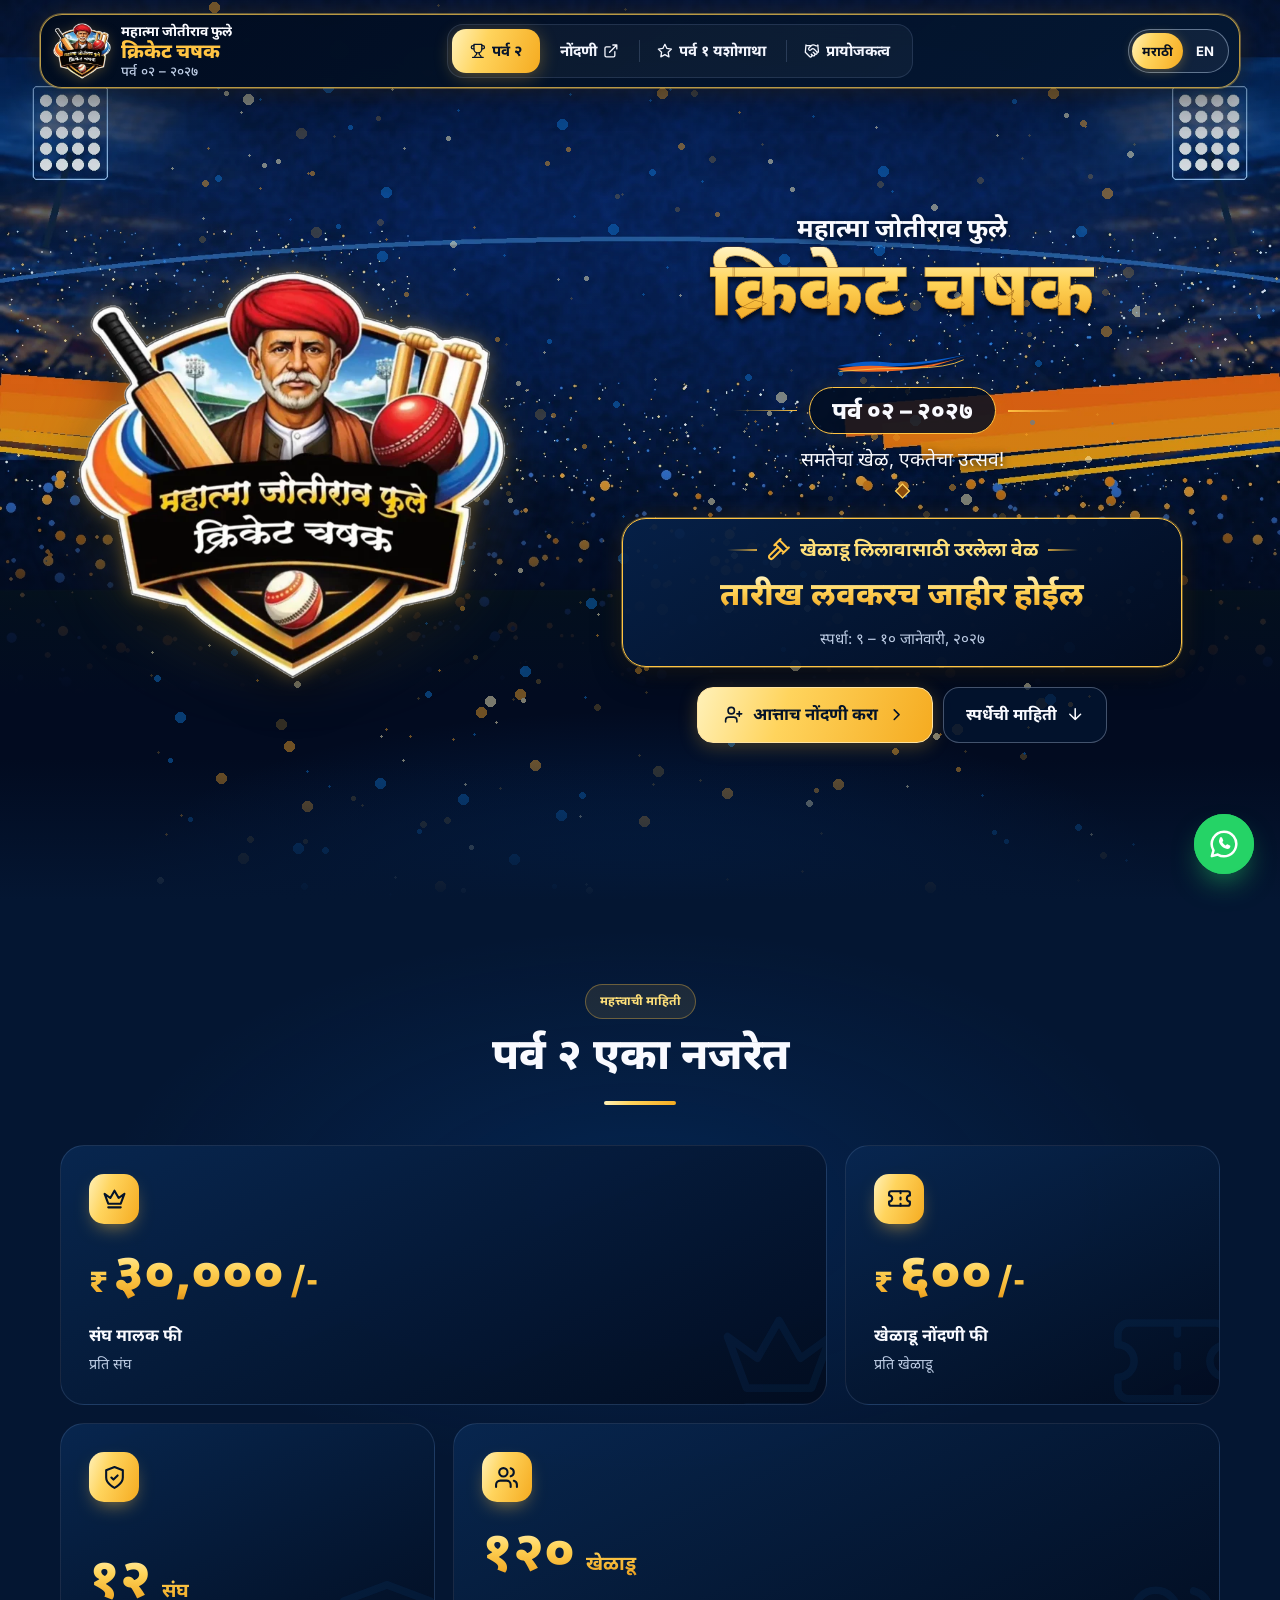
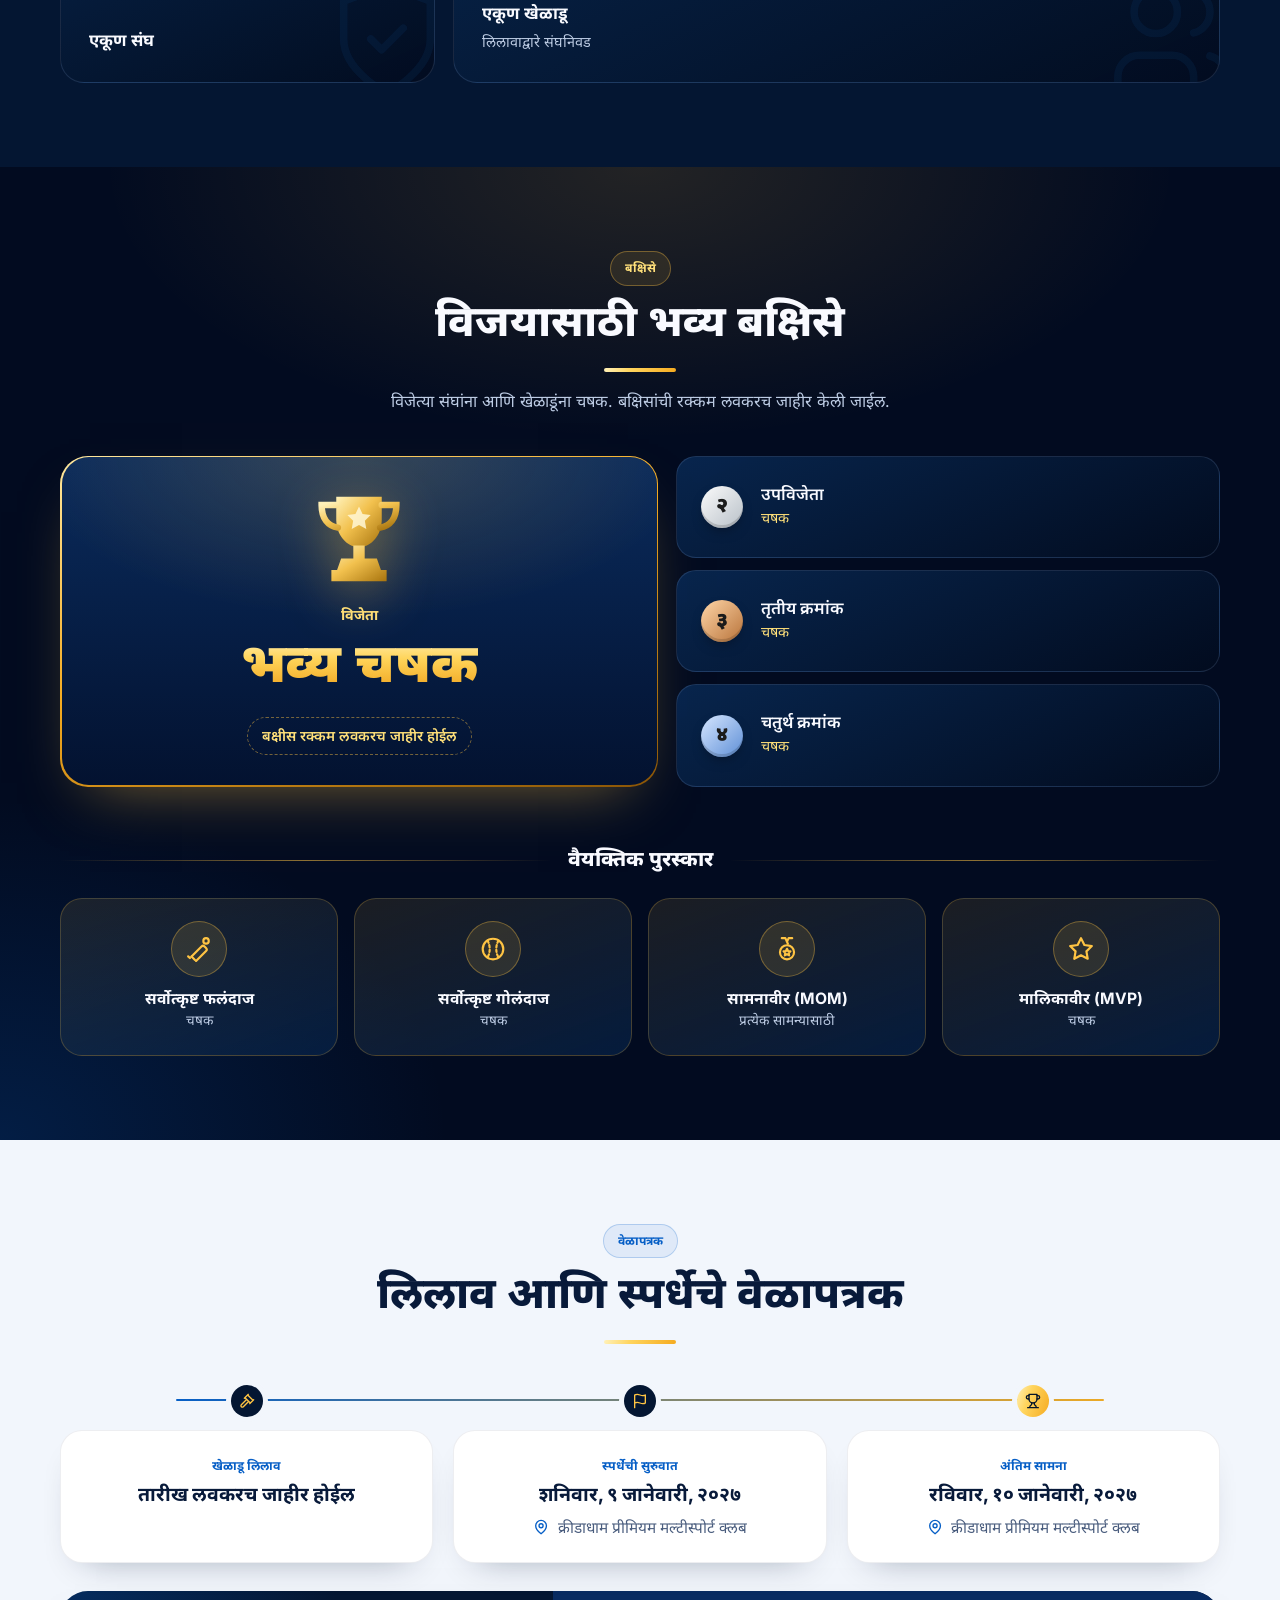
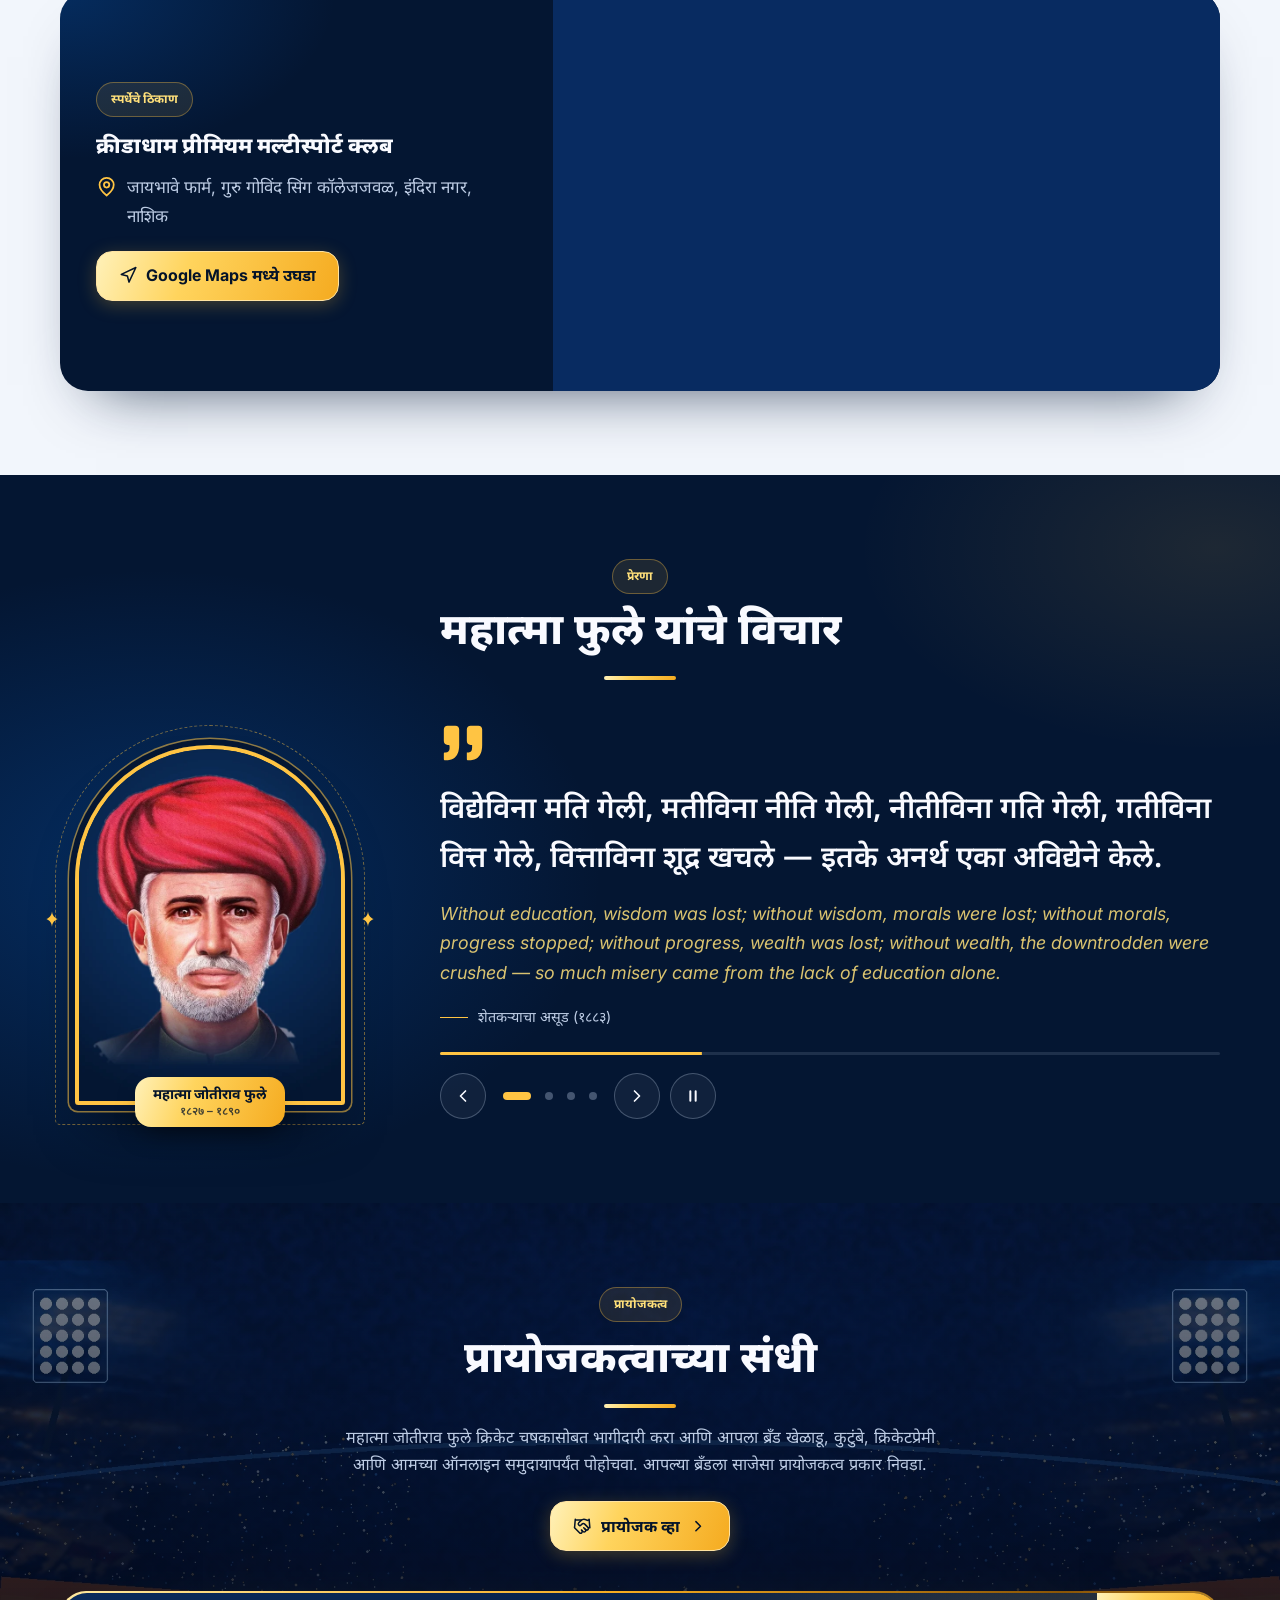
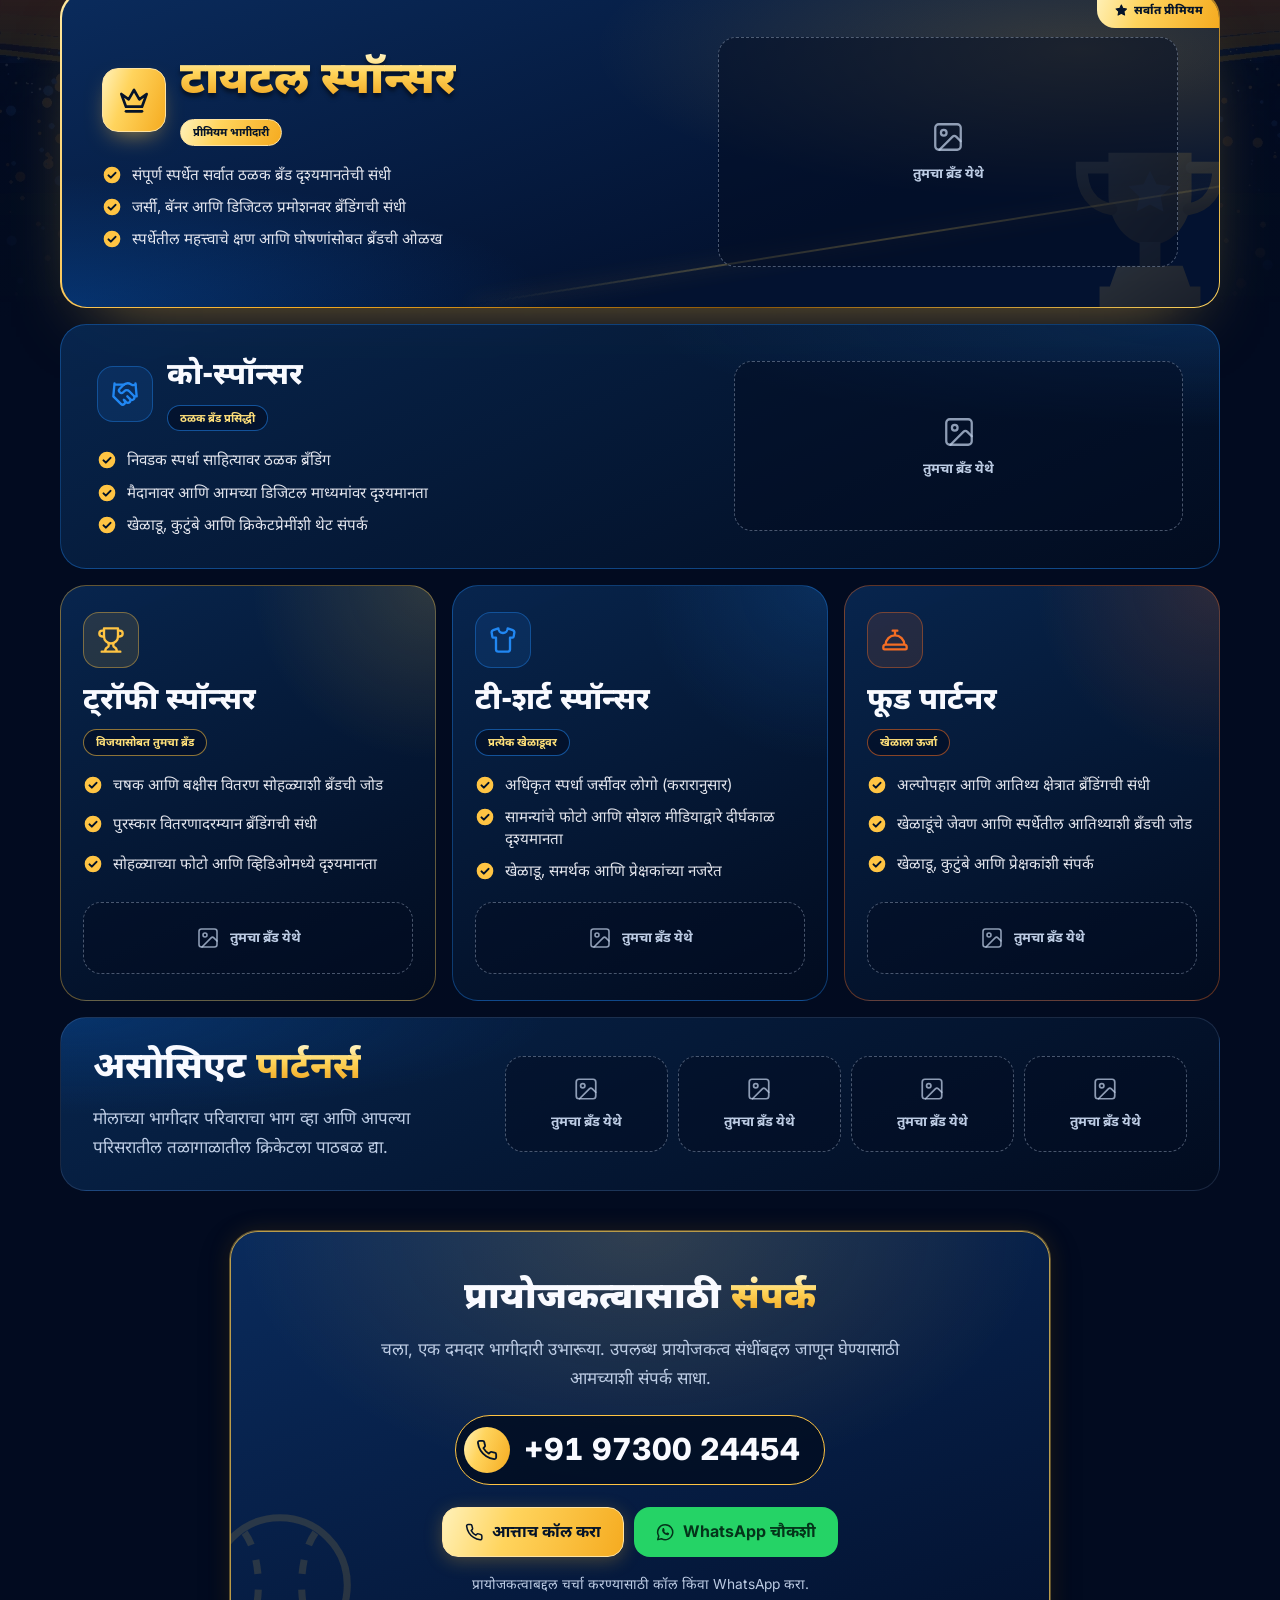
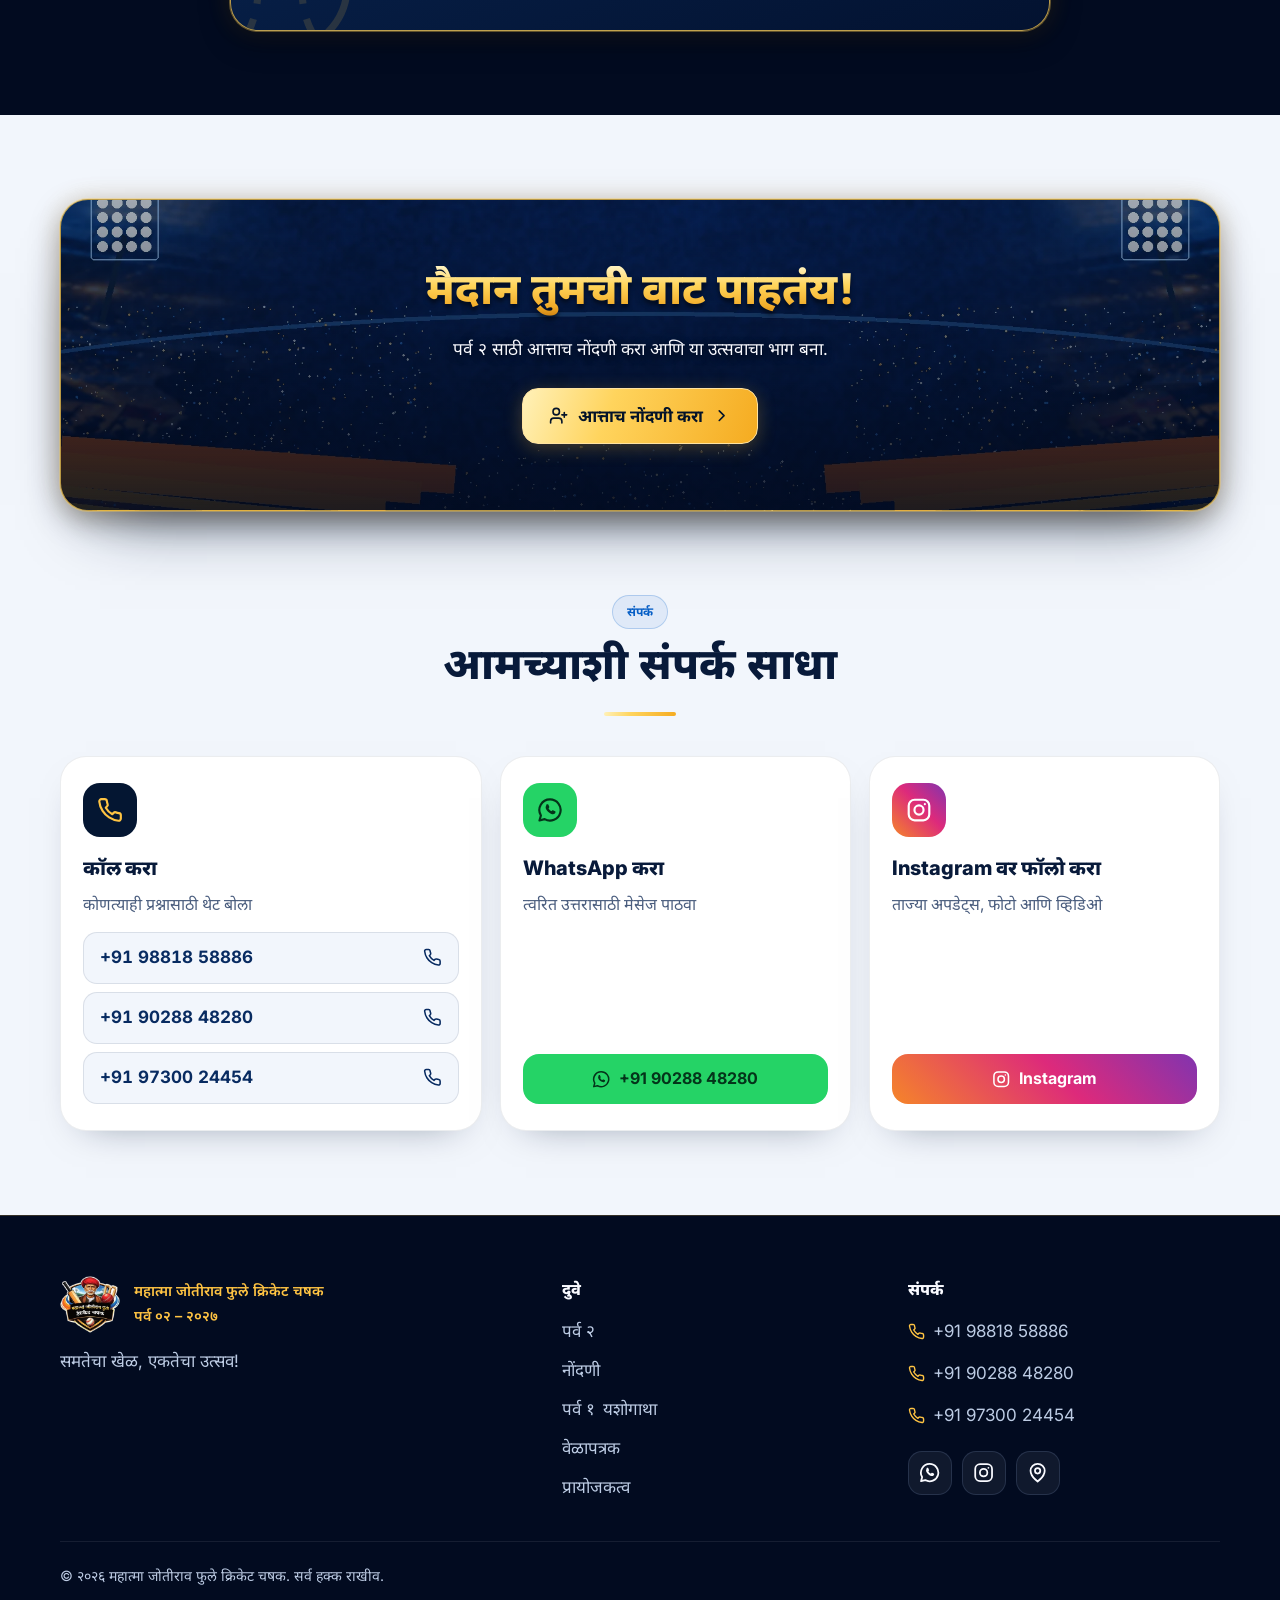
<file: index.html>
<!doctype html>
<html lang="mr">
<head>
  <meta charset="utf-8">
  <meta name="viewport" content="width=device-width, initial-scale=1, viewport-fit=cover">
  <title>महात्मा जोतीराव फुले क्रिकेट चषक – पर्व ०२ - २०२७</title>
  <meta name="description" content="महात्मा जोतीराव फुले क्रिकेट चषक – पर्व ०२ (२०२७), नाशिक. Mahatma Jotirao Phule Cricket Chashak Season 2 – 12 teams, 120 players, 9–10 January 2027 at Kridadham, Nashik. Register now!">
  <meta name="theme-color" content="#041632">

  <!-- ===== Open Graph: controls the WhatsApp / Facebook link preview =====
       If the site address changes (e.g. a custom domain), update og:url, og:image and the canonical link. -->
  <link rel="canonical" href="https://vkeychaudhari.github.io/cricket-chashak/">
  <meta property="og:type" content="website">
  <meta property="og:site_name" content="Mahatma Jotirao Phule Cricket Chashak">
  <meta property="og:title" content="महात्मा जोतीराव फुले क्रिकेट चषक – पर्व ०२ - २०२७">
  <meta property="og:description" content="Season 2 • 12 Teams • 120 Players • 9–10 Jan 2027 • Kridadham, Nashik. नोंदणी सुरू – Register now!">
  <meta property="og:url" content="https://vkeychaudhari.github.io/cricket-chashak/">
  <meta property="og:image" content="https://vkeychaudhari.github.io/cricket-chashak/images/og-image.jpg">
  <meta property="og:image:width" content="1200">
  <meta property="og:image:height" content="630">
  <meta property="og:image:alt" content="Mahatma Jotirao Phule Cricket Chashak – Season 2, 2027">
  <meta property="og:locale" content="mr_IN">
  <meta property="og:locale:alternate" content="en_IN">
  <meta name="twitter:card" content="summary_large_image">

  <link rel="icon" href="images/theme/favicon-64.png" type="image/png" sizes="64x64">
  <link rel="apple-touch-icon" href="images/theme/apple-touch-icon.png">

  <link rel="preconnect" href="https://fonts.googleapis.com">
  <link rel="preconnect" href="https://fonts.gstatic.com" crossorigin>
  <link rel="stylesheet" href="https://fonts.googleapis.com/css2?family=Barlow+Condensed:wght@700;800;900&family=Inter:wght@400;500;600;700;800&family=Noto+Sans+Devanagari:wght@400;500;600;700;800&display=swap">
  <link rel="preload" as="image" href="images/theme/logo-emblem-600.webp" imagesrcset="images/theme/logo-emblem-600.webp 600w, images/theme/logo-emblem-1000.webp 989w" imagesizes="(min-width: 1024px) 430px, 78vw" fetchpriority="high">
  <link rel="stylesheet" href="css/style.css?v=26">

  <script>document.documentElement.classList.add('js');</script>
  <script src="js/config.js?v=26" defer></script>
  <script src="js/app.js?v=26" defer></script>
</head>
<body>
  <a class="skip" href="#main" data-t="skip"></a>

  <!-- Icon sprite -->
  <svg class="sprite" aria-hidden="true" focusable="false">
    <defs>
      <linearGradient id="gold-grad" x1="0" y1="0" x2="1" y2="1">
        <stop offset="0" stop-color="#fff1b8"/><stop offset=".45" stop-color="#f2c14e"/><stop offset="1" stop-color="#a8740e"/>
      </linearGradient>
    </defs>
    <symbol id="i-phone" viewBox="0 0 24 24"><path d="M22 16.92v3a2 2 0 0 1-2.18 2 19.79 19.79 0 0 1-8.63-3.07 19.5 19.5 0 0 1-6-6 19.79 19.79 0 0 1-3.07-8.67A2 2 0 0 1 4.11 2h3a2 2 0 0 1 2 1.72c.13.96.36 1.9.7 2.81a2 2 0 0 1-.45 2.11L8.09 9.91a16 16 0 0 0 6 6l1.27-1.27a2 2 0 0 1 2.11-.45c.91.34 1.85.57 2.81.7A2 2 0 0 1 22 16.92z"/></symbol>
    <symbol id="i-whatsapp" viewBox="0 0 24 24"><path d="M12 2.2a9.8 9.8 0 0 0-8.4 14.85L2.3 21.7l4.75-1.25A9.8 9.8 0 1 0 12 2.2z"/><path fill="currentColor" stroke="none" d="M8.6 7.1c.25-.5.5-.52.78-.52h.55c.18 0 .42.04.6.47l.82 1.95c.07.18.1.38-.02.57l-.5.72c-.12.17-.2.33-.02.6.5.86 1.22 1.6 2.1 2.12.27.16.43.1.6-.05l.7-.62c.18-.16.38-.18.58-.1l1.9.88c.27.12.42.28.42.5 0 .52-.2 1.42-.92 1.92-.62.44-1.6.68-3.4-.08-1.85-.78-3.62-2.5-4.35-4.06-.68-1.48-.55-2.62-.04-3.3z"/></symbol>
    <symbol id="i-instagram" viewBox="0 0 24 24"><rect x="2.5" y="2.5" width="19" height="19" rx="5.5"/><circle cx="12" cy="12" r="4.2"/><circle cx="17.4" cy="6.6" r="1" fill="currentColor" stroke="none"/></symbol>
    <symbol id="i-crown" viewBox="0 0 24 24"><path d="M2.5 7.5 6 17h12l3.5-9.5-5.5 4-4-7-4 7z"/><path d="M6 20.5h12"/></symbol>
    <symbol id="i-ticket" viewBox="0 0 24 24"><path d="M2 9a3 3 0 0 1 0 6v2a2 2 0 0 0 2 2h16a2 2 0 0 0 2-2v-2a3 3 0 0 1 0-6V7a2 2 0 0 0-2-2H4a2 2 0 0 0-2 2z"/><path d="M13 5v2M13 11v2M13 17v2"/></symbol>
    <symbol id="i-shield" viewBox="0 0 24 24"><path d="M12 22s8-4 8-10V5l-8-3-8 3v7c0 6 8 10 8 10z"/><path d="m9 12 2 2 4-4"/></symbol>
    <symbol id="i-users" viewBox="0 0 24 24"><path d="M16 21v-2a4 4 0 0 0-4-4H6a4 4 0 0 0-4 4v2"/><circle cx="9" cy="7" r="4"/><path d="M22 21v-2a4 4 0 0 0-3-3.87M16 3.13a4 4 0 0 1 0 7.75"/></symbol>
    <symbol id="i-trophy" viewBox="0 0 24 24"><path d="M6 9H4.5a2.5 2.5 0 0 1 0-5H6M18 9h1.5a2.5 2.5 0 0 0 0-5H18M4 22h16M10 14.66V17c0 .55-.47.98-.97 1.21C7.85 18.75 7 20.24 7 22M14 14.66V17c0 .55.47.98.97 1.21C16.15 18.75 17 20.24 17 22"/><path d="M18 2H6v7a6 6 0 0 0 12 0V2z"/></symbol>
    <symbol id="i-trophy-fill" viewBox="0 0 64 64"><path fill="url(#gold-grad)" stroke="none" d="M18 6h28v14c0 9.4-6.3 17-14 17s-14-7.6-14-17V6z"/><path fill="none" stroke="url(#gold-grad)" stroke-width="4" stroke-linecap="round" d="M18 11H9c0 8.5 4 13 10 14M46 11h9c0 8.5-4 13-10 14"/><path fill="url(#gold-grad)" stroke="none" d="M28.5 36h7v8h-7zM21 44h22l2.5 7h-27zM15 51h34v7H15z"/><path fill="#fff7d6" fill-opacity=".85" stroke="none" d="m32 12 2.2 4.6 5 .7-3.6 3.5.9 5-4.5-2.4-4.5 2.4.9-5-3.6-3.5 5-.7z"/></symbol>
    <symbol id="i-medal" viewBox="0 0 24 24"><path d="M7.2 2h3.3l2.3 5.2M16.8 2h-3.3l-1.2 2.7"/><circle cx="12" cy="15" r="6.5"/><path d="m12 11.8 1 2 2.2.3-1.6 1.6.4 2.2-2-1-2 1 .4-2.2-1.6-1.6 2.2-.3z"/></symbol>
    <symbol id="i-bat" viewBox="0 0 24 24"><path d="M3.6 20.4 2 18.8M5.1 18.9l9.2-9.2a2 2 0 0 1 2.8 0l1.4 1.4a2 2 0 0 1 0 2.8l-9.2 9.2"/><path d="M5.1 18.9 8.3 22.1"/><circle cx="18.5" cy="4.5" r="2.5"/></symbol>
    <symbol id="i-ball" viewBox="0 0 24 24"><circle cx="12" cy="12" r="9.5"/><path d="M7 4.6c2.6 3.6 2.6 11.2 0 14.8M17 4.6c-2.6 3.6-2.6 11.2 0 14.8" stroke-dasharray="2 2.2"/></symbol>
    <symbol id="i-hand" viewBox="0 0 24 24"><path d="M18 11V6a2 2 0 0 0-4 0M14 10V4a2 2 0 0 0-4 0v2M10 10.5V6a2 2 0 0 0-4 0v8"/><path d="M18 8a2 2 0 1 1 4 0v6a8 8 0 0 1-8 8h-2c-2.8 0-4.5-.86-6-2.34l-3.6-3.6a2 2 0 0 1 2.83-2.82L7 15"/></symbol>
    <symbol id="i-star" viewBox="0 0 24 24"><path d="m12 2 3.1 6.3 6.9 1-5 4.9 1.2 6.8-6.2-3.2-6.2 3.2L7 14.2 2 9.3l6.9-1z"/></symbol>
    <symbol id="i-calendar" viewBox="0 0 24 24"><rect x="3" y="4" width="18" height="18" rx="2.5"/><path d="M16 2v4M8 2v4M3 10h18"/></symbol>
    <symbol id="i-clock" viewBox="0 0 24 24"><circle cx="12" cy="12" r="10"/><path d="M12 6v6l4 2"/></symbol>
    <symbol id="i-pin" viewBox="0 0 24 24"><path d="M20 10c0 6-8 12-8 12s-8-6-8-12a8 8 0 0 1 16 0z"/><circle cx="12" cy="10" r="3"/></symbol>
    <symbol id="i-gavel" viewBox="0 0 24 24"><path d="m14 13-7.5 7.5a2.12 2.12 0 0 1-3-3L11 10M16 16l6-6M8 8l6-6M9 7l8 8M21 11l-8-8"/></symbol>
    <symbol id="i-flag" viewBox="0 0 24 24"><path d="M4 15s1-1 4-1 5 2 8 2 4-1 4-1V3s-1 1-4 1-5-2-8-2-4 1-4 1zM4 22v-7"/></symbol>
    <symbol id="i-play" viewBox="0 0 24 24"><path d="M7 4.5v15l12-7.5z" fill="currentColor"/></symbol>
    <symbol id="i-pause" viewBox="0 0 24 24"><path d="M8 5v14M16 5v14" stroke-width="3"/></symbol>
    <symbol id="i-left" viewBox="0 0 24 24"><path d="m15 18-6-6 6-6"/></symbol>
    <symbol id="i-right" viewBox="0 0 24 24"><path d="m9 18 6-6-6-6"/></symbol>
    <symbol id="i-x" viewBox="0 0 24 24"><path d="M18 6 6 18M6 6l12 12"/></symbol>
    <symbol id="i-external" viewBox="0 0 24 24"><path d="M15 3h6v6M10 14 21 3M18 13v6a2 2 0 0 1-2 2H5a2 2 0 0 1-2-2V8a2 2 0 0 1 2-2h6"/></symbol>
    <symbol id="i-down" viewBox="0 0 24 24"><path d="M12 5v14M19 12l-7 7-7-7"/></symbol>
    <symbol id="i-arrow" viewBox="0 0 24 24"><path d="M5 12h14M12 5l7 7-7 7"/></symbol>
    <symbol id="i-quote" viewBox="0 0 24 24"><path fill="currentColor" stroke="none" d="M3 21c3 0 7-1 7-8V5c0-1.25-.76-2-2-2H4c-1.25 0-2 .75-2 2v6c0 1.25.75 2 2 2 1 0 1 0 1 1v1c0 1-1 2-2 2s-1 0-1 1v2c0 1 0 1 1 1zM15 21c3 0 7-1 7-8V5c0-1.25-.76-2-2-2h-4c-1.25 0-2 .75-2 2v6c0 1.25.75 2 2 2h.75c0 2.25.25 4-2.75 4v3c0 1 0 1 1 1z"/></symbol>
    <symbol id="i-nav" viewBox="0 0 24 24"><path d="m3 11 19-9-9 19-2-8z"/></symbol>
    <symbol id="i-handshake" viewBox="0 0 24 24"><path d="m11 17 2 2a1 1 0 1 0 3-3"/><path d="m14 14 2.5 2.5a1 1 0 1 0 3-3l-3.88-3.88a3 3 0 0 0-4.24 0l-.88.88a1 1 0 1 1-3-3l2.81-2.81a5.79 5.79 0 0 1 7.06-.87l.47.28a2 2 0 0 0 1.42.25L21 4"/><path d="m21 3 1 11h-2M3 3 2 14l6.5 6.5a1 1 0 1 0 3-3M3 4h8"/></symbol>
    <symbol id="i-shirt" viewBox="0 0 24 24"><path d="M20.38 3.46 16 2a4 4 0 0 1-8 0L3.62 3.46a2 2 0 0 0-1.34 2.23l.58 3.47a1 1 0 0 0 .99.84H6v10c0 1.1.9 2 2 2h8a2 2 0 0 0 2-2V10h2.15a1 1 0 0 0 .99-.84l.58-3.47a2 2 0 0 0-1.34-2.23z"/></symbol>
    <symbol id="i-food" viewBox="0 0 24 24"><path d="M3 20a1 1 0 0 1-1-1v-1a2 2 0 0 1 2-2h16a2 2 0 0 1 2 2v1a1 1 0 0 1-1 1zM20 16a8 8 0 1 0-16 0M12 4v4M10 4h4"/></symbol>
    <symbol id="i-image" viewBox="0 0 24 24"><rect x="3" y="3" width="18" height="18" rx="2.5"/><circle cx="9" cy="9" r="2"/><path d="m21 15-3.09-3.09a2 2 0 0 0-2.82 0L6 21"/></symbol>
    <symbol id="i-check" viewBox="0 0 24 24"><circle cx="12" cy="12" r="10" fill="currentColor" stroke="none"/><path d="m7.8 12.4 2.8 2.8 5.6-5.8" fill="none" stroke="#041329" stroke-width="2.4"/></symbol>
    <symbol id="i-user-plus" viewBox="0 0 24 24"><path d="M16 21v-2a4 4 0 0 0-4-4H6a4 4 0 0 0-4 4v2M19 8v6M16 11h6"/><circle cx="9" cy="7" r="4"/></symbol>
    <symbol id="i-spark" viewBox="0 0 24 24"><path fill="currentColor" stroke="none" d="M12 1.5c.5 4.9 2.1 8 7.5 10.5-5.4 2.5-7 5.6-7.5 10.5-.5-4.9-2.1-8-7.5-10.5C9.9 9.5 11.5 6.4 12 1.5z"/></symbol>
  </svg>

  <!-- ================= HEADER ================= -->
  <header class="hdr">
    <div class="hdr__inner">
      <div class="hdr__bar">
        <a class="brand" href="#season2" data-tab-link="season2">
          <img class="brand__logo" data-logo src="images/theme/logo-header.webp" alt="" width="192" height="183">
          <span class="brand__text">
            <strong data-brand-name></strong>
            <small data-t="@season"></small>
          </span>
        </a>
        <div class="lang" role="group" data-t-aria="language">
          <button type="button" data-lang-btn="mr" lang="mr">मराठी</button>
          <button type="button" data-lang-btn="en" lang="en">EN</button>
        </div>
      </div>

      <nav class="tabs" aria-label="Main">
        <a class="tab" href="#season2" data-tab-link="season2">
          <svg class="i" aria-hidden="true"><use href="#i-trophy"></use></svg>
          <span data-t="navSeason2"></span>
        </a>
        <a class="tab tab--reg" href="#" data-register>
          <span data-t="navRegister"></span>
          <svg class="i i-ext" aria-hidden="true"><use href="#i-external"></use></svg>
        </a>
        <a class="tab" href="#season1" data-tab-link="season1">
          <svg class="i" aria-hidden="true"><use href="#i-star"></use></svg>
          <span><span data-t="navSeason1"></span><span class="tab__long" data-t="navSeason1Suffix"></span></span>
        </a>
        <a class="tab" href="#sponsors">
          <svg class="i" aria-hidden="true"><use href="#i-handshake"></use></svg>
          <span class="tab__short" data-t="navSponsorsShort"></span><span class="tab__full" data-t="navSponsors"></span>
        </a>
      </nav>
    </div>
  </header>

  <main id="main">
    <!-- =====================================================
         TAB 1 — SEASON 2
         ===================================================== -->
    <div class="tab-panel" id="panel-season2" data-panel="season2">

      <!-- HERO -->
      <section class="hero" id="home" aria-labelledby="heroTitle">
        <div class="hero__bg" aria-hidden="true"></div>
        <div class="hero__fx" aria-hidden="true"></div>

        <div class="hero__inner">
          <div class="hero__emblem">
            <img data-emblem-alt src="images/theme/logo-emblem-600.webp"
                 srcset="images/theme/logo-emblem-600.webp 600w, images/theme/logo-emblem-1000.webp 989w"
                 sizes="(min-width: 1024px) 430px, 78vw" width="989" height="945" alt="" fetchpriority="high">
          </div>

          <div class="hero__content">
            <h1 id="heroTitle" class="hero__title">
              <span class="l1" data-t="@nameLine1"></span>
              <span class="l2" data-t="@nameLine2"></span>
            </h1>
            <div class="hero__accent" aria-hidden="true"></div>
            <div class="hero__season-row"><span class="hero__season" data-t="@season"></span></div>
            <p class="hero__tagline" data-t="@tagline"></p>
            <div class="gold-divider" aria-hidden="true"></div>

            <section class="cd" id="countdown" data-state="running" aria-labelledby="cdLabel">
              <h2 class="cd__label" id="cdLabel"><svg class="i" aria-hidden="true"><use href="#i-gavel"></use></svg><span data-t="countdownAuction"></span></h2>
              <div class="cd__grid" role="timer" aria-live="off">
                <div class="cd__cell"><b class="cd__num">00</b><span class="cd__unit" data-t="days"></span></div>
                <div class="cd__cell"><b class="cd__num">00</b><span class="cd__unit" data-t="hours"></span></div>
                <div class="cd__cell"><b class="cd__num">00</b><span class="cd__unit" data-t="minutes"></span></div>
                <div class="cd__cell"><b class="cd__num">00</b><span class="cd__unit" data-t="seconds"></span></div>
              </div>
              <p class="cd__msg"></p>
              <p class="cd__sub"></p>
            </section>

            <div class="hero__cta">
              <a class="btn btn--gold btn--lg" href="#" data-register>
                <svg class="i" aria-hidden="true"><use href="#i-user-plus"></use></svg>
                <span data-t="registerNow"></span>
                <svg class="i" aria-hidden="true"><use href="#i-right"></use></svg>
              </a>
              <a class="btn btn--ghost" href="#key-info">
                <span data-t="viewDetails"></span>
                <svg class="i" aria-hidden="true"><use href="#i-down"></use></svg>
              </a>
            </div>
          </div>
        </div>
      </section>

      <!-- KEY INFO -->
      <section class="section section--dark" id="key-info">
        <div class="container">
          <header class="sec-head reveal">
            <span class="eyebrow" data-t="keyInfoEyebrow"></span>
            <h2 data-t="keyInfoTitle"></h2>
          </header>
          <div class="bento" id="keyInfo"></div>
        </div>
      </section>

      <!-- PRIZES -->
      <section class="section section--prizes" id="prizes">
        <div class="container">
          <header class="sec-head reveal">
            <span class="eyebrow" data-t="prizesEyebrow"></span>
            <h2 data-t="prizesTitle"></h2>
            <p class="sec-intro" id="prizesNote" data-t="prizesNote"></p>
          </header>
          <div class="prizes" id="teamPrizes"></div>
          <h3 class="sub-head reveal"><span data-t="individualAwards"></span></h3>
          <div class="ind" id="individualPrizes"></div>
        </div>
      </section>

      <!-- SCHEDULE -->
      <section class="section section--light" id="schedule">
        <div class="container">
          <header class="sec-head reveal">
            <span class="eyebrow" data-t="scheduleEyebrow"></span>
            <h2 data-t="scheduleTitle"></h2>
          </header>
          <ol class="timeline" id="timeline"></ol>
          <div class="venue reveal" id="venue"></div>
        </div>
      </section>

      <!-- QUOTES -->
      <section class="section section--quotes" id="quotes">
        <div class="container">
          <header class="sec-head reveal">
            <span class="eyebrow" data-t="quotesEyebrow"></span>
            <h2 data-t="quotesTitle"></h2>
          </header>
          <div class="quotes">
            <figure class="portrait reveal" id="portrait"></figure>
            <div class="qcar reveal" id="quoteCar" role="region" aria-roledescription="carousel">
              <div class="qcar__track" data-track data-viewport id="quoteTrack"></div>
              <div class="progress"><span data-progress></span></div>
              <div class="car-ctrl" data-controls></div>
            </div>
          </div>
        </div>
      </section>

      <!-- SPONSORSHIP (cards + contact rendered from config.sponsors) -->
      <section class="section section--sponsors" id="sponsors" aria-labelledby="sponsorsTitle">
        <div class="container">
          <header class="sec-head reveal">
            <span class="eyebrow" data-t="sponsorsEyebrow"></span>
            <h2 id="sponsorsTitle" data-t="sponsorsTitle"></h2>
            <p class="sp-intro" data-t="sponsorsText"></p>
            <a class="btn btn--gold sp-head__cta" href="#sponsor-contact">
              <svg class="i" aria-hidden="true"><use href="#i-handshake"></use></svg>
              <span data-t="becomeSponsor"></span>
              <svg class="i" aria-hidden="true"><use href="#i-right"></use></svg>
            </a>
          </header>
          <div class="sp-grid" id="sponsorTiers"></div>
          <div class="sp-assoc reveal" id="sponsorAssoc"></div>
          <div class="sp-contact reveal" id="sponsor-contact"></div>
        </div>
      </section>

      <!-- CTA + CONTACT -->
      <section class="section section--light" id="contact">
        <div class="container">
          <div class="cta reveal">
            <h2 data-t="ctaTitle"></h2>
            <p data-t="ctaText"></p>
            <a class="btn btn--gold btn--lg" href="#" data-register>
              <svg class="i" aria-hidden="true"><use href="#i-user-plus"></use></svg>
              <span data-t="registerNow"></span>
              <svg class="i" aria-hidden="true"><use href="#i-right"></use></svg>
            </a>
          </div>

          <header class="sec-head sec-head--spaced reveal">
            <span class="eyebrow" data-t="contactEyebrow"></span>
            <h2 data-t="contactTitle"></h2>
          </header>
          <div class="contact" id="contactCards"></div>
        </div>
      </section>
    </div>

    <!-- =====================================================
         TAB 2 — SEASON 1 SUCCESS STORY
         ===================================================== -->
    <div class="tab-panel" id="panel-season1" data-panel="season1" hidden>

      <!-- SEASON 1 POSTER (sponsors + teams) -->
      <section class="section section--light s1-poster" id="s1-poster">
        <div class="container" id="s1Poster"></div>
      </section>

      <!-- OWNER & TEAM SLIDESHOW -->
      <section class="section section--light" id="teams">
        <div class="container">
          <header class="sec-head reveal">
            <span class="eyebrow" data-t="teamsEyebrow"></span>
            <h2 data-t="teamsTitle"></h2>
          </header>
          <div class="tcar reveal" id="teamCar" role="region" aria-roledescription="carousel">
            <div class="tcar__vp" data-viewport>
              <div class="tcar__track" data-track id="teamTrack"></div>
            </div>
            <div class="progress progress--light"><span data-progress></span></div>
            <div class="car-ctrl car-ctrl--center" data-controls></div>
          </div>
        </div>
      </section>

      <!-- PLAYER AWARDS -->
      <section class="section section--light" id="awards">
        <div class="container">
          <header class="sec-head reveal">
            <span class="eyebrow" data-t="awardsEyebrow"></span>
            <h2 data-t="awardsTitle"></h2>
          </header>
          <div class="awards" id="awardCards"></div>
        </div>
      </section>

      <!-- GALLERY -->
      <section class="section section--dark" id="gallery">
        <div class="container">
          <header class="sec-head reveal">
            <span class="eyebrow" data-t="galleryEyebrow"></span>
            <h2 data-t="galleryTitle"></h2>
          </header>
          <div class="gallery" id="galleryGrid"></div>
        </div>
      </section>

      <!-- SEASON 1 SPONSORS (logo wall from config.season1.sponsors) -->
      <section class="section section--light" id="season1-sponsors" aria-labelledby="s1SponsorsTitle">
        <div class="container">
          <header class="sec-head reveal">
            <span class="eyebrow" data-t="s1SponsorsEyebrow"></span>
            <h2 id="s1SponsorsTitle" data-t="s1SponsorsTitle"></h2>
            <p class="sec-intro" data-t="s1SponsorsText"></p>
          </header>
          <ul class="s1-sponsors" id="s1SponsorGrid"></ul>
        </div>
      </section>
    </div>
  </main>

  <!-- ================= FOOTER ================= -->
  <footer class="ftr">
    <div class="ftr__grid">
      <div class="ftr__about">
        <div class="ftr__brand">
          <img data-logo src="images/theme/logo-header.webp" alt="" width="192" height="183" loading="lazy">
          <div>
            <strong data-t="@name"></strong>
            <span data-t="@season"></span>
          </div>
        </div>
        <p class="ftr__tagline" data-t="@tagline"></p>
        <p class="ftr__org" id="ftrOrg" hidden></p>
      </div>
      <div>
        <h4 data-t="quickLinks"></h4>
        <ul class="ftr__links">
          <li><a href="#season2" data-tab-link="season2" data-t="navSeason2"></a></li>
          <li><a href="#" data-register data-t="navRegister"></a></li>
          <li><a href="#season1" data-tab-link="season1"><span data-t="navSeason1"></span><span data-t="navSeason1Suffix"></span></a></li>
          <li><a href="#schedule" data-t="scheduleEyebrow"></a></li>
          <li><a href="#sponsors" data-t="navSponsors"></a></li>
        </ul>
      </div>
      <div>
        <h4 data-t="contactHeading"></h4>
        <ul class="ftr__links" id="ftrPhones"></ul>
        <div class="ftr__social" id="ftrSocial"></div>
      </div>
    </div>
    <div class="ftr__bottom">
      <span>© <span id="year"></span> <span data-t="@shortName"></span>. <span data-t="rights"></span></span>
    </div>
  </footer>

  <!-- Mobile floating contact bar -->
  <nav class="dock" id="dock" aria-label="Quick contact"></nav>
  <!-- Desktop floating WhatsApp -->
  <a class="fab-wa" id="fabWa" target="_blank" rel="noopener">
    <svg class="i" aria-hidden="true"><use href="#i-whatsapp"></use></svg>
  </a>

  <!-- Call number chooser -->
  <div class="sheet" id="callSheet" hidden>
    <div class="sheet__backdrop" data-close></div>
    <div class="sheet__panel" role="dialog" aria-modal="true" aria-labelledby="sheetTitle">
      <div class="sheet__grip"></div>
      <h3 id="sheetTitle" data-t="chooseNumber"></h3>
      <div class="phones" id="sheetPhones"></div>
      <button type="button" class="btn btn--outline sheet__close" data-close><span data-t="close"></span></button>
    </div>
  </div>

  <!-- Gallery lightbox -->
  <div class="lb" id="lightbox" hidden role="dialog" aria-modal="true">
    <button type="button" class="lb__btn lb__close" data-lb="close" data-t-aria="close"><svg class="i" aria-hidden="true"><use href="#i-x"></use></svg></button>
    <button type="button" class="lb__btn lb__prev" data-lb="prev" data-t-aria="prev"><svg class="i" aria-hidden="true"><use href="#i-left"></use></svg></button>
    <figure class="lb__fig">
      <img id="lbImg" alt="">
      <figcaption><span id="lbCap"></span><small id="lbCount"></small></figcaption>
    </figure>
    <button type="button" class="lb__btn lb__next" data-lb="next" data-t-aria="next"><svg class="i" aria-hidden="true"><use href="#i-right"></use></svg></button>
  </div>

  <div class="toast" id="toast" role="status" aria-live="polite"></div>
</body>
</html>
</file>
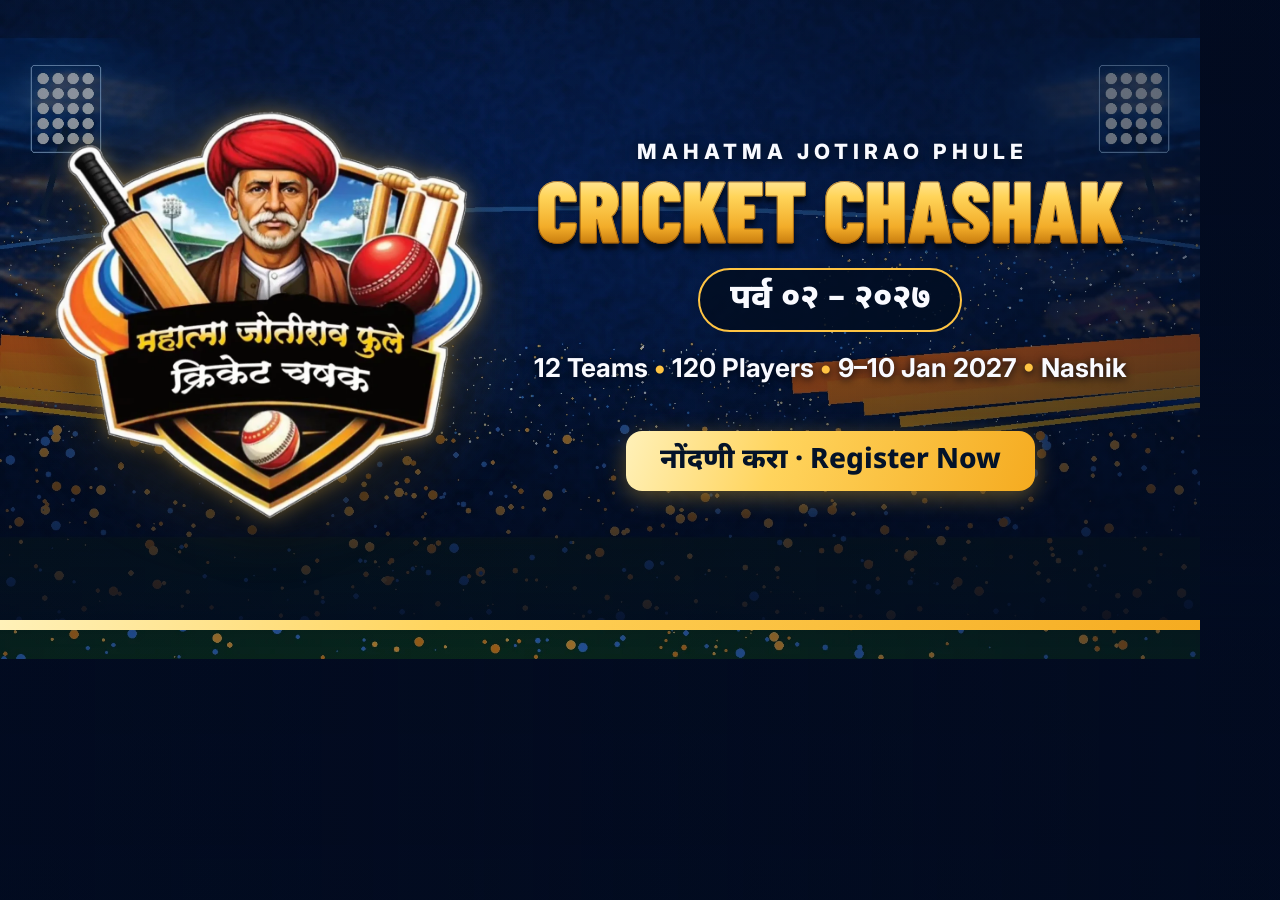
<file: tools/og-image.html>
<!doctype html>
<!-- Template for images/og-image.jpg (the WhatsApp link-preview picture, 1200x630).
     Edit the text below, then re-generate — see README.md → "Regenerate the share image". -->
<html lang="mr">
<head>
<meta charset="utf-8">
<link rel="stylesheet" href="https://fonts.googleapis.com/css2?family=Barlow+Condensed:wght@800;900&family=Inter:wght@600;700;800&family=Noto+Sans+Devanagari:wght@700;800&display=block">
<style>
  html, body { margin: 0; width: 1200px; height: 630px; overflow: hidden; }
  body {
    position: relative; font-family: "Inter", "Noto Sans Devanagari", sans-serif; color: #F9FAFF;
    background:
      linear-gradient(90deg, rgba(2, 11, 32, .35), rgba(2, 11, 32, .2) 40%, rgba(2, 11, 32, .55)),
      linear-gradient(180deg, rgba(2, 11, 32, .2), rgba(2, 11, 32, .1) 55%, rgba(2, 11, 32, .9)),
      url("../images/theme/stadium-desktop.webp") center 35% / cover no-repeat, #020B20;
  }
  .wrap { position: relative; display: flex; align-items: center; gap: 40px; height: 100%; padding: 0 64px 0 54px; }
  .emblem { position: relative; width: 430px; flex: none; }
  .emblem::before { content: ""; position: absolute; inset: 10% 8%; border-radius: 50%; background: rgba(255, 196, 67, .28); filter: blur(50px); z-index: -1; }
  .emblem img { width: 100%; display: block; filter: drop-shadow(0 0 10px rgba(255, 197, 73, .4)) drop-shadow(0 14px 26px rgba(0, 0, 0, .55)); }
  .text { flex: 1; text-align: center; }
  .kicker { font-weight: 800; font-size: 21px; letter-spacing: .24em; padding-left: .24em; text-transform: uppercase; text-shadow: 0 2px 10px #030C19; }
  h1 {
    margin: 4px 0 0; font-family: "Barlow Condensed", sans-serif; font-weight: 900; font-size: 86px; line-height: .95; text-transform: uppercase; white-space: nowrap;
    background: linear-gradient(180deg, #FFF3C2 0%, #FFD459 35%, #F2AC29 72%, #B96B04 100%); -webkit-background-clip: text; color: transparent;
    -webkit-text-stroke: 1px rgba(129, 69, 6, .6); filter: drop-shadow(0 6px 2px rgba(0, 0, 0, .55));
  }
  .pill { display: inline-block; margin-top: 18px; padding: 8px 30px; border-radius: 999px; border: 2px solid #FFC443; background: rgba(2, 13, 34, .85); font-family: "Noto Sans Devanagari", sans-serif; font-weight: 800; font-size: 34px; }
  .meta { margin-top: 20px; font-weight: 700; font-size: 26px; color: #F9FAFF; text-shadow: 0 2px 8px #010610; }
  .meta b { color: #FFC443; }
  .cta { display: inline-block; margin-top: 22px; padding: 12px 34px; border-radius: 16px; background: linear-gradient(110deg, #FFF1B9 0%, #FFD45D 37%, #F5AB20 100%); color: #041329; font-family: "Noto Sans Devanagari", "Inter", sans-serif; font-weight: 800; font-size: 28px; box-shadow: 0 6px 22px rgba(255, 191, 48, .35); }
  .strip { position: absolute; left: 0; right: 0; bottom: 0; height: 10px; background: linear-gradient(110deg, #FFF1B9, #FFD45D 37%, #F5AB20); }
</style>
</head>
<body>
  <div class="wrap">
    <div class="emblem"><img src="../images/theme/logo-emblem-1000.webp" alt=""></div>
    <div class="text">
      <div class="kicker">Mahatma Jotirao Phule</div>
      <h1>Cricket Chashak</h1>
      <div class="pill">पर्व ०२ – २०२७</div>
      <p class="meta">12 Teams <b>•</b> 120 Players <b>•</b> 9–10 Jan 2027 <b>•</b> Nashik</p>
      <div class="cta">नोंदणी करा · Register Now</div>
    </div>
  </div>
  <div class="strip"></div>
</body>
</html>
</file>
<file: css/style.css>
/* =====================================================================
   Mahatma Jotirao Phule Cricket Chashak — Season 02 · 2027
   Theme: Navy stadium + championship gold (from the official logo).
   Mobile-first. Colours, fonts and radii live in :root.
   ===================================================================== */

:root {
  /* navy / blue */
  --navy-950: #020B20;
  --navy-900: #041632;
  --navy-850: #062047;
  --navy-800: #082B61;
  --blue: #075FC6;
  --blue-electric: #2187F2;

  /* gold / accents */
  --gold-100: #FFF1BB;
  --gold-300: #FFE07A;
  --gold: #FFC443;
  --gold-600: #EBA926;
  --gold-deep: #B96B04;
  --orange: #F46D24;
  --red: #D53734;
  --wa: #25D366;

  /* text */
  --white: #F9FAFF;
  --muted: #BDCCE4;
  --light: #F2F6FC;
  --light-2: #E3EBF7;
  --ink: #081A3A;
  --ink-2: #4A5D7E;

  --gold-grad: linear-gradient(110deg, #FFF1B9 0%, #FFD45D 37%, #F5AB20 100%);
  --gold-text: linear-gradient(180deg, #FFF3C2 0%, #FFD459 35%, #F2AC29 72%, #B96B04 100%);
  --card-grad: linear-gradient(155deg, rgba(8, 39, 80, .94), rgba(2, 12, 31, .96));
  --bar-grad: linear-gradient(140deg, rgba(1, 12, 30, .97), rgba(4, 24, 52, .95));
  --line: rgba(150, 180, 230, .16);
  --line-gold: rgba(255, 205, 80, .72);
  --shadow-gold: 0 0 0 1px rgba(255, 205, 83, .35), 0 10px 30px rgba(0, 0, 0, .35), 0 0 24px rgba(241, 160, 35, .14);

  --radius: 24px;
  --hdr-h: 142px;

  --font-display: "Barlow Condensed", "Noto Sans Devanagari", "Arial Narrow", sans-serif;
  --font-body: "Inter", "Noto Sans Devanagari", system-ui, -apple-system, "Segoe UI", sans-serif;
  --font-mr: "Noto Sans Devanagari", "Inter", "Mangal", sans-serif;
  --ease: cubic-bezier(.2, .7, .2, 1);
}

/* ---------- base ---------- */
*, *::before, *::after { box-sizing: border-box; }
html { scroll-behavior: smooth; -webkit-text-size-adjust: 100%; }
body {
  margin: 0;
  font-family: var(--font-body);
  font-size: 1rem;
  line-height: 1.6;
  color: var(--white);
  background: var(--navy-950);
  overflow-x: hidden;
  -webkit-font-smoothing: antialiased;
}
html[lang="mr"] body { font-size: 1.0625rem; line-height: 1.7; }
main { overflow-x: clip; }
img { max-width: 100%; display: block; }
a { color: inherit; }
button { font: inherit; color: inherit; cursor: pointer; }
h1, h2, h3, h4, p { margin: 0; }
:focus-visible { outline: 3px solid var(--gold-300); outline-offset: 3px; border-radius: 6px; }
::selection { background: var(--gold); color: var(--navy-950); }

.sprite { position: absolute; width: 0; height: 0; overflow: hidden; }
.i {
  width: 1.25em; height: 1.25em; flex: none;
  fill: none; stroke: currentColor; stroke-width: 2; stroke-linecap: round; stroke-linejoin: round;
}

/* bilingual switch */
html[lang="mr"] .l-en, html[lang="en"] .l-mr { display: none !important; }

.skip {
  position: fixed; top: -100px; left: 16px; z-index: 200;
  padding: 10px 16px; border-radius: 10px; background: var(--gold); color: var(--navy-950);
  font-weight: 700; text-decoration: none;
}
.skip:focus { top: 16px; }

.gold-text { background: var(--gold-text); -webkit-background-clip: text; background-clip: text; color: transparent; }

/* ---------- header ---------- */
.hdr { position: fixed; inset: 8px 8px auto; z-index: 50; }
.hdr__inner { max-width: 760px; margin: 0 auto; display: grid; grid-template-columns: minmax(0, 1fr); gap: 8px; }
.hdr__bar, .tabs {
  background: var(--bar-grad);
  border: 1.5px solid var(--line-gold);
  box-shadow: var(--shadow-gold);
  -webkit-backdrop-filter: blur(14px); backdrop-filter: blur(14px);
}
.hdr__bar { display: flex; align-items: center; gap: 10px; min-height: 64px; padding: 6px 8px 6px 8px; border-radius: 20px; }

.brand { display: flex; align-items: center; gap: 10px; flex: 1; min-width: 0; color: var(--white); text-decoration: none; }
.brand__logo { width: 52px; height: 50px; flex: none; object-fit: contain; filter: drop-shadow(0 2px 6px rgba(246, 185, 58, .25)); transition: width .3s, height .3s; }
.brand__text { display: flex; flex-direction: column; min-width: 0; line-height: 1.15; }
.brand__text strong { display: flex; flex-direction: column; min-width: 0; font-weight: 800; letter-spacing: -.01em; }
.brand__text strong > span { display: flex; flex-direction: column; min-width: 0; }
.brand__text .bn1 { font-size: clamp(.7rem, 3.1vw, .84rem); font-weight: 700; line-height: 1.2; color: var(--white); white-space: nowrap; overflow: hidden; text-overflow: ellipsis; }
.brand__text .bn2 { font-size: clamp(.98rem, 4.4vw, 1.2rem); font-weight: 800; line-height: 1.1; white-space: nowrap; overflow: hidden; text-overflow: ellipsis; }
.brand__text .accent { color: var(--gold); }
.brand__text small { margin-top: 2px; font-size: clamp(.72rem, 3vw, .84rem); font-weight: 500; color: var(--muted); }
html[lang="mr"] .brand__text strong { letter-spacing: 0; }

.lang { flex: none; display: flex; gap: 2px; padding: 3px; border-radius: 999px; background: rgba(255, 255, 255, .05); border: 1px solid rgba(131, 153, 180, .7); }
.lang button {
  min-width: 40px; min-height: 36px; padding: 4px 10px; border: 0; border-radius: 999px;
  background: transparent; color: var(--white); font-weight: 700; font-size: .82rem;
  transition: background .2s, color .2s;
}
.lang button:hover { background: rgba(255, 255, 255, .08); }
.lang button[aria-pressed="true"] { background: var(--gold-grad); color: #070F1E; box-shadow: 0 2px 12px rgba(255, 196, 67, .3); }

.tabs { display: grid; grid-template-columns: repeat(4, auto); align-items: center; padding: 5px; border-radius: 20px; }
.tab {
  position: relative; display: flex; align-items: center; justify-content: center; gap: 6px;
  min-width: 0; min-height: 44px; padding: 6px; border-radius: 14px;
  color: #F3F6FE; text-decoration: none; font-weight: 700; font-size: .9rem; white-space: nowrap;
  transition: background .2s, color .2s, box-shadow .2s;
}
.tab .i { width: 1.05em; height: 1.05em; }
.tab + .tab::before { content: ""; position: absolute; left: 0; top: 24%; bottom: 24%; width: 1px; background: rgba(150, 176, 215, .22); }
.tab[aria-current="page"]::before, .tab[aria-current="page"] + .tab::before { display: none; }
.tab:hover { background: rgba(255, 255, 255, .06); }
.tab[aria-current="page"] { background: var(--gold-grad); color: #06142C; box-shadow: 0 4px 18px rgba(247, 183, 51, .32); }
.tab__long, .tab__full { display: none; }

.hdr.is-scrolled .brand__logo { width: 42px; height: 40px; }

/* four tabs on a phone: keep labels, drop decorative icons */
@media (max-width: 479px) {
  .tab { font-size: .84rem; gap: 4px; padding: 6px 7px; }
  .tab .i:not(.i-ext) { display: none; }
}
@media (max-width: 360px) {
  .hdr { inset: 6px 6px auto; }
  .brand__logo { width: 42px; height: 40px; }
  .brand { gap: 7px; }
  .lang button { min-width: 34px; padding: 4px 7px; font-size: .76rem; }
  .tab { font-size: .74rem; padding: 6px 2px; gap: 3px; }
  .tab .i-ext { width: .9em; height: .9em; }
}
@media (max-width: 340px) {
  .brand__text .bn1 { font-size: .66rem; }
  .brand__text .bn2 { font-size: .92rem; }
  .lang button { min-width: 32px; padding: 4px 6px; }
}

@media (min-width: 1024px) {
  :root { --hdr-h: 92px; }
  .hdr { inset: 14px 20px auto; }
  .hdr__inner {
    max-width: 1200px; grid-template-columns: auto 1fr auto; grid-template-areas: "brand tabs lang";
    align-items: center; gap: 16px; padding: 8px 10px 8px 12px; border-radius: 22px;
    background: var(--bar-grad); border: 1.5px solid var(--line-gold); box-shadow: var(--shadow-gold);
    -webkit-backdrop-filter: blur(14px); backdrop-filter: blur(14px);
  }
  .hdr__bar { display: contents; }
  .brand { grid-area: brand; flex: none; }
  .brand__logo, .hdr.is-scrolled .brand__logo { width: 58px; height: 56px; }
  .brand__text .bn1 { font-size: .86rem; }
  .brand__text .bn2 { font-size: 1.25rem; }
  .lang { grid-area: lang; }
  .tabs {
    grid-area: tabs; justify-self: center; grid-template-columns: repeat(4, auto); gap: 2px; padding: 4px; border-radius: 16px;
    background: rgba(255, 255, 255, .04); border: 1px solid var(--line); box-shadow: none; -webkit-backdrop-filter: none; backdrop-filter: none;
  }
  .tab { padding: 8px 16px; font-size: .94rem; }
}
@media (min-width: 1280px) {
  .tab { padding: 8px 18px; }
  .tab__long, .tab__full { display: inline; }
  .tab__short { display: none; }
}

/* ---------- buttons ---------- */
.btn {
  display: inline-flex; align-items: center; justify-content: center; gap: 9px;
  min-height: 50px; padding: 12px 22px; border: 0; border-radius: 16px;
  font-family: var(--font-body); font-weight: 700; font-size: 1rem; line-height: 1.2; text-decoration: none;
  transition: transform .2s var(--ease), box-shadow .25s, background .25s, color .25s, filter .25s;
}
.btn:active { transform: scale(.97); }
.btn .i { width: 1.15em; height: 1.15em; }
.btn--lg { min-height: 56px; padding: 14px 26px; font-size: 1.05rem; }
.btn--gold { color: #041329; background: var(--gold-grad); border: 1px solid #FFE3A1; box-shadow: 0 4px 18px rgba(255, 191, 48, .25); }
.btn--gold:hover { transform: translateY(-2px); box-shadow: 0 10px 26px rgba(255, 191, 48, .38); filter: saturate(1.08); }
.btn--ghost { color: var(--white); background: rgba(4, 22, 50, .7); border: 1px solid rgba(189, 204, 228, .35); }
.btn--ghost:hover { background: rgba(8, 43, 97, .85); border-color: rgba(255, 196, 67, .6); }
.btn--wa { color: #04341A; background: var(--wa); }
.btn--wa:hover { background: #1FC05B; transform: translateY(-2px); }
.btn--ig { color: #fff; background: linear-gradient(45deg, #F58529, #DD2A7B 55%, #8134AF); }
.btn--ig:hover { transform: translateY(-2px); filter: saturate(1.15); }
.btn--outline { color: var(--ink); background: transparent; border: 1.5px solid rgba(8, 26, 58, .2); }
.btn--outline:hover { background: rgba(8, 26, 58, .06); }

/* ---------- hero (stadium scene) ---------- */
.hero {
  position: relative; isolation: isolate; overflow: hidden;
  padding: calc(var(--hdr-h) + 14px) 16px 64px;
  color: var(--white); background: var(--navy-950);
}
/* blends the hero into the navy section below it */
.hero::after {
  content: ""; position: absolute; z-index: -1; left: 0; right: 0; bottom: 0; height: 140px; pointer-events: none;
  background: linear-gradient(180deg, transparent, var(--navy-900));
}
.hero__bg {
  /* starts just under the header so the floodlights sit beside the emblem */
  position: absolute; z-index: -3; left: 0; right: 0; top: calc(var(--hdr-h) - 84px); aspect-ratio: 950 / 1640;
  background: url("../images/theme/stadium-mobile.webp") center top / 100% 100% no-repeat;
}
.hero__bg::after {
  content: ""; position: absolute; inset: 0;
  background: linear-gradient(180deg, rgba(2, 11, 32, .45) 0%, rgba(2, 11, 32, 0) 20%, rgba(2, 11, 32, 0) 50%, rgba(2, 11, 32, .82) 74%, var(--navy-950) 92%);
}
.hero__fx {
  position: absolute; inset: 0; z-index: -2; pointer-events: none;
  background:
    radial-gradient(60% 30% at 50% 100%, rgba(7, 95, 198, .28), transparent 70%),
    url("../images/theme/particles.png") center 58% / min(1000px, 150%) auto no-repeat;
}
.hero__inner { position: relative; max-width: 1180px; margin: 0 auto; display: grid; justify-items: center; text-align: center; }
.hero__content { display: flex; flex-direction: column; align-items: center; width: 100%; }

.hero__emblem { position: relative; width: min(66vw, 330px); }
.hero__emblem::before {
  content: ""; position: absolute; z-index: -1; inset: 10% 8%; border-radius: 50%;
  background: rgba(255, 196, 67, .22); filter: blur(46px);
}
.hero__emblem img { width: 100%; height: auto; filter: drop-shadow(0 0 9px rgba(255, 197, 73, .35)) drop-shadow(0 12px 22px rgba(0, 0, 0, .5)); }

.hero__title { margin-top: 8px; line-height: 1; }
.hero__title .l1 {
  display: block; padding-left: .24em;
  font-weight: 800; font-size: clamp(.8rem, 3.6vw, 1.3rem); letter-spacing: .24em; text-transform: uppercase;
  color: var(--white); text-shadow: 0 2px 10px #030C19;
}
.hero__title .l2 {
  display: block; margin-top: 6px; white-space: nowrap;
  font-family: var(--font-display); font-weight: 900; text-transform: uppercase; letter-spacing: -.005em; line-height: .92;
  font-size: clamp(2.5rem, 10.6vw, 6rem);
  background: var(--gold-text); -webkit-background-clip: text; background-clip: text; color: transparent;
  -webkit-text-stroke: .6px rgba(129, 69, 6, .6);
  filter: drop-shadow(0 5px 2px rgba(0, 0, 0, .55));
}
.hero__accent {
  width: min(88%, 560px); height: clamp(14px, 4vw, 22px); margin-top: 6px;
  background: url("../images/theme/brush-strokes.svg") center / 100% 100% no-repeat;
}
.hero__season-row { display: flex; align-items: center; justify-content: center; gap: 12px; width: 100%; margin-top: 12px; }
.hero__season-row::before, .hero__season-row::after { content: ""; flex: 0 1 64px; height: 1.5px; background: linear-gradient(90deg, transparent, var(--gold)); }
.hero__season-row::after { transform: scaleX(-1); }
.hero__season {
  display: inline-flex; padding: 7px 22px; border-radius: 999px; white-space: nowrap;
  border: 1.5px solid var(--gold); background: rgba(2, 13, 34, .85); box-shadow: 0 0 22px rgba(242, 166, 32, .12);
  font-weight: 800; font-size: clamp(1.05rem, 4.4vw, 1.5rem); line-height: 1.3;
}
.hero__tagline { margin-top: 12px; max-width: 36ch; font-size: clamp(.98rem, 3.6vw, 1.2rem); line-height: 1.45; text-shadow: 0 2px 8px #010610; }
.gold-divider { width: min(60%, 300px); height: 22px; margin-top: 6px; background: url("../images/theme/gold-divider.svg") center / contain no-repeat; }
.hero__cta { display: flex; flex-wrap: wrap; justify-content: center; gap: 10px; margin-top: 20px; }

/* countdown */
.cd {
  width: 100%; max-width: 560px; margin-top: 16px; padding: 18px 12px 14px;
  border-radius: var(--radius); border: 1.5px solid var(--gold);
  background: linear-gradient(150deg, rgba(6, 33, 73, .92), rgba(2, 12, 32, .95));
  box-shadow: var(--shadow-gold);
}
.cd__label {
  display: flex; align-items: center; justify-content: center; gap: 9px;
  font-size: clamp(.86rem, 3.5vw, 1.2rem); font-weight: 700; line-height: 1.35; color: var(--gold-300);
}
.cd__label::before, .cd__label::after { content: ""; flex: 0 1 30px; height: 1.5px; background: linear-gradient(90deg, transparent, rgba(255, 196, 67, .8)); }
.cd__label::after { transform: scaleX(-1); }
@media (min-width: 375px) { .cd__label span { white-space: nowrap; } }
.cd__label .i { width: 1.3em; height: 1.3em; color: var(--gold); }
.cd__grid { display: grid; grid-template-columns: repeat(4, minmax(0, 1fr)); gap: 8px; margin-top: 14px; }
.cd__cell {
  padding: 12px 2px 10px; border-radius: 16px; text-align: center;
  border: 1px solid rgba(234, 183, 90, .85); background: linear-gradient(150deg, #0C305E, #02142F);
  box-shadow: inset 0 1px 9px rgba(53, 135, 227, .25), 0 6px 10px rgba(0, 0, 0, .2);
}
.cd__num {
  display: block; font-family: var(--font-display); font-weight: 900; line-height: 1;
  font-size: clamp(2.4rem, 11.5vw, 4.4rem); font-variant-numeric: tabular-nums;
  background: var(--gold-text); -webkit-background-clip: text; background-clip: text; color: transparent;
}
.cd__unit { display: block; margin-top: 6px; font-size: clamp(.66rem, 2.5vw, .85rem); font-weight: 600; letter-spacing: .06em; text-transform: uppercase; }
.cd__msg {
  display: none; margin-top: 12px; text-align: center;
  font-family: var(--font-display); font-weight: 800; font-size: clamp(1.8rem, 8vw, 2.6rem); line-height: 1.1; text-transform: uppercase;
  background: var(--gold-text); -webkit-background-clip: text; background-clip: text; color: transparent;
}
.cd__sub { display: none; margin-top: 6px; color: var(--muted); font-size: .95rem; text-align: center; }
.cd[data-state="tba"] .cd__grid, .cd[data-state="done"] .cd__grid, .cd[data-state="done"] .cd__label { display: none; }
.cd[data-state="tba"] .cd__msg, .cd[data-state="done"] .cd__msg, .cd[data-state="tba"] .cd__sub { display: block; }

@media (min-width: 600px) {
  .hero__bg { inset: 0; aspect-ratio: auto; background: url("../images/theme/stadium-desktop.webp") center 30% / cover no-repeat; }
  .hero__bg::after { background: linear-gradient(180deg, rgba(2, 11, 32, .5) 0%, rgba(2, 11, 32, .08) 25%, rgba(2, 11, 32, .15) 60%, rgba(2, 11, 32, .78) 86%, var(--navy-950) 100%); }
}
@media (min-width: 1024px) {
  .hero { min-height: 100vh; min-height: 100svh; display: flex; align-items: center; padding: calc(var(--hdr-h) + 30px) 32px 72px; }
  .hero__bg { background-size: 100% auto; background-position: center top; background-color: var(--navy-900); }
  .hero__bg::after { background: linear-gradient(180deg, rgba(2, 11, 32, .5) 0%, rgba(2, 11, 32, .08) 22%, rgba(2, 11, 32, .12) 52%, rgba(2, 11, 32, .86) 68%, var(--navy-950) 77%); }
  .hero__inner { width: 100%; grid-template-columns: minmax(0, .85fr) minmax(0, 1.15fr); align-items: center; gap: 40px; }
  .hero__emblem { width: min(100%, 430px); }
  .hero__title .l2 { font-size: clamp(4rem, 6.4vw, 6rem); }
}

/* ---------- sections ---------- */
.section { position: relative; padding: 84px 18px; scroll-margin-top: var(--hdr-h); }
[id] { scroll-margin-top: calc(var(--hdr-h) + 12px); }
.section--dark { color: var(--white); background: radial-gradient(60% 40% at 50% 0%, rgba(7, 95, 198, .2), transparent 70%), var(--navy-900); }
.section--light { color: var(--ink); background: var(--light); }
/* the glow starts lower here so there is no edge where the hero ends */
#key-info { background: radial-gradient(60% 45% at 50% 35%, rgba(7, 95, 198, .2), transparent 70%), var(--navy-900); }
.container { max-width: 1160px; margin: 0 auto; }

.sec-head { max-width: 760px; margin: 0 auto 40px; text-align: center; }
.sec-head--spaced { margin-top: 84px; }
.eyebrow {
  display: inline-flex; align-items: center; gap: 8px; padding: 6px 14px; border-radius: 999px;
  font-size: .76rem; font-weight: 700; letter-spacing: .14em; text-transform: uppercase;
  color: var(--gold-300); background: rgba(255, 196, 67, .1); border: 1px solid rgba(255, 196, 67, .35);
}
.section--light .eyebrow { color: var(--blue); background: rgba(7, 95, 198, .08); border-color: rgba(7, 95, 198, .22); }
.sec-head h2 {
  margin-top: 12px; text-wrap: balance;
  font-family: var(--font-display); font-weight: 800; text-transform: uppercase; letter-spacing: .005em; line-height: 1;
  font-size: clamp(2.2rem, 8.6vw, 3.8rem);
}
.sec-head h2::after { content: ""; display: block; width: 72px; height: 4px; margin: 14px auto 0; border-radius: 4px; background: var(--gold-grad); }
.sub-head {
  display: flex; align-items: center; gap: 16px; margin: 56px 0 20px;
  font-family: var(--font-display); font-weight: 800; font-size: 1.6rem; letter-spacing: .03em; text-transform: uppercase; color: var(--white);
}
.sub-head::before, .sub-head::after { content: ""; flex: 1; height: 1px; background: linear-gradient(90deg, transparent, rgba(255, 196, 67, .55), transparent); }

/* spotlight hover */
.spot::before {
  content: ""; position: absolute; inset: 0; z-index: 0; pointer-events: none; opacity: 0; transition: opacity .35s;
  background: radial-gradient(420px circle at var(--mx, 50%) var(--my, 0%), rgba(255, 196, 67, .14), transparent 42%);
}
.spot:hover::before { opacity: 1; }

/* ---------- key info bento ---------- */
.bento { display: grid; grid-template-columns: repeat(2, 1fr); gap: 14px; }
.stat {
  position: relative; overflow: hidden; isolation: isolate;
  display: flex; flex-direction: column; justify-content: space-between; gap: 22px;
  min-height: 176px; padding: 20px; border-radius: var(--radius);
  background: var(--card-grad); border: 1px solid var(--line);
  transition: transform .35s var(--ease), border-color .35s;
}
.stat:hover { transform: translateY(-4px); border-color: rgba(255, 196, 67, .45); }
.stat:nth-child(1), .stat:nth-child(4) { grid-column: span 2; }
.stat > * { position: relative; z-index: 1; }
.stat__bg { position: absolute !important; z-index: 0 !important; right: -18px; bottom: -22px; width: 130px; height: 130px; opacity: .07; stroke-width: 1.4; color: var(--blue-electric); }
.stat__icon {
  width: 50px; height: 50px; border-radius: 15px; display: grid; place-items: center;
  background: var(--gold-grad); color: #041329; box-shadow: 0 8px 20px -8px rgba(255, 196, 67, .7);
}
.stat__icon .i { width: 25px; height: 25px; }
.stat__num {
  display: flex; align-items: baseline; flex-wrap: wrap; gap: 0 .1em;
  font-family: var(--font-display); font-weight: 800; line-height: 1; font-variant-numeric: tabular-nums;
  font-size: clamp(2.8rem, 12vw, 4.4rem);
  background: var(--gold-text); -webkit-background-clip: text; background-clip: text; color: transparent;
}
.stat__aff { font-size: .6em; }
.stat__unit { margin-left: .3em; font-family: var(--font-body); font-size: .36em; font-weight: 700; }
.stat__label { margin-top: 10px; font-weight: 700; font-size: 1.05rem; color: var(--white); }
.stat__note { margin-top: 2px; font-size: .9rem; color: var(--muted); }

@media (min-width: 768px) {
  .bento { grid-template-columns: repeat(3, 1fr); gap: 18px; }
  .stat:nth-child(2), .stat:nth-child(3) { grid-column: span 1; }
  .stat { min-height: 220px; padding: 28px; }
}

/* ---------- prizes ---------- */
.section--prizes {
  color: var(--white); overflow: hidden;
  background:
    radial-gradient(60% 40% at 50% 0%, rgba(255, 196, 67, .13), transparent 70%),
    radial-gradient(50% 50% at 0% 100%, rgba(7, 95, 198, .22), transparent 70%),
    var(--navy-950);
}
.prizes { display: grid; gap: 14px; }
.prize-win {
  padding: 1.5px; border-radius: 28px;
  background: linear-gradient(160deg, #FFE9A0, #F5AB20 45%, #8A5506 100%);
  box-shadow: 0 26px 60px -30px rgba(255, 196, 67, .5);
}
.prize-win__in {
  height: 100%; padding: 30px 22px; border-radius: 27px; text-align: center;
  display: flex; flex-direction: column; align-items: center; justify-content: center; gap: 6px;
  background: radial-gradient(80% 70% at 50% 0%, rgba(255, 196, 67, .18), transparent 70%), linear-gradient(180deg, #0A2B5C, #031230);
}
.prize-win__trophy { width: 104px; height: 104px; margin-bottom: 6px; filter: drop-shadow(0 12px 26px rgba(255, 196, 67, .45)); animation: bob 3.2s ease-in-out infinite; }
.prize-win__place { font-weight: 700; font-size: .9rem; letter-spacing: .2em; text-transform: uppercase; color: var(--gold-300); }
.prize-win__amt { font-family: var(--font-display); font-weight: 900; font-size: clamp(3.2rem, 15vw, 5.6rem); line-height: 1; }
.prize-win__extra { font-size: 1.08rem; font-weight: 600; color: rgba(249, 250, 255, .88); }
.prize-win__amt--text { font-size: clamp(2.3rem, 9.5vw, 3.8rem); text-transform: uppercase; }
.prize-win__tba { margin-top: 6px; padding: 6px 14px; border-radius: 999px; border: 1px dashed rgba(255, 196, 67, .45); color: var(--gold-300); font-size: .9rem; font-weight: 600; }
.sec-intro { max-width: 62ch; margin: 16px auto 0; color: var(--muted); font-size: 1.02rem; }
.sec-intro[hidden] { display: none; }
.section--light .sec-intro { color: var(--ink-2); }

.prize-list { display: grid; grid-template-columns: repeat(3, 1fr); gap: 10px; }
.prize {
  position: relative; overflow: hidden; isolation: isolate;
  display: flex; flex-direction: column; align-items: center; gap: 6px;
  padding: 18px 8px; border-radius: 20px; text-align: center;
  background: var(--card-grad); border: 1px solid var(--line);
  transition: transform .3s var(--ease), border-color .3s;
}
.prize:hover { transform: translateY(-3px); border-color: rgba(255, 196, 67, .4); }
.prize > * { position: relative; z-index: 1; }
.prize__body { display: contents; }
.medal {
  width: 42px; height: 42px; flex: none; border-radius: 50%; display: grid; place-items: center;
  font-family: var(--font-display); font-weight: 900; font-size: 1.3rem; color: #1B1B1B;
  box-shadow: inset 0 -3px 0 rgba(0, 0, 0, .15), 0 6px 14px -6px rgba(0, 0, 0, .5);
}
.medal--1 { background: var(--gold-grad); }
.medal--2 { background: linear-gradient(135deg, #FBFBFB, #B8C0C8); }
.medal--3 { background: linear-gradient(135deg, #FFD6A8, #B8733A); }
.medal--4 { background: linear-gradient(135deg, #D6E6FF, #5E8FD6); }
.prize__title { font-weight: 600; font-size: .88rem; line-height: 1.3; color: var(--muted); }
.prize__amt { font-family: var(--font-display); font-weight: 800; font-size: clamp(1.3rem, 5.6vw, 2.2rem); line-height: 1.1; color: var(--white); }
.prize__extra { order: 3; font-size: .78rem; color: var(--gold-300); }

.ind { display: grid; grid-template-columns: repeat(2, 1fr); gap: 12px; }
.ind__card {
  position: relative; overflow: hidden; isolation: isolate;
  padding: 22px 14px; border-radius: 22px; text-align: center;
  background: linear-gradient(160deg, rgba(255, 196, 67, .1), rgba(8, 39, 80, .6));
  border: 1px solid rgba(255, 196, 67, .22);
  transition: transform .3s var(--ease), border-color .3s;
}
.ind__card:hover { transform: translateY(-4px); border-color: rgba(255, 196, 67, .5); }
.ind__card > * { position: relative; z-index: 1; }
.ind__icon {
  width: 56px; height: 56px; margin: 0 auto 12px; border-radius: 50%; display: grid; place-items: center;
  color: var(--gold); background: rgba(255, 196, 67, .12); border: 1px solid rgba(255, 196, 67, .35);
}
.ind__icon .i { width: 26px; height: 26px; }
.ind__title { font-weight: 700; font-size: .98rem; line-height: 1.3; color: var(--white); }
.ind__prize { margin-top: 8px; font-family: var(--font-display); font-weight: 800; font-size: 1.6rem; line-height: 1.1; color: var(--gold); }
.ind__extra { font-size: .85rem; color: var(--muted); }

@media (min-width: 768px) {
  .prizes { grid-template-columns: 1.1fr 1fr; gap: 18px; }
  .prize-list { grid-template-columns: 1fr; gap: 12px; }
  .prize { flex-direction: row; text-align: left; gap: 18px; padding: 20px 24px; }
  .prize__body { display: block; flex: 1; }
  .prize__title { font-size: 1.05rem; color: var(--white); }
  .prize__extra { font-size: .9rem; }
  .ind { grid-template-columns: repeat(4, 1fr); gap: 16px; }
}

/* ---------- schedule ---------- */
.timeline { list-style: none; margin: 0; padding: 0 0 0 36px; position: relative; display: grid; gap: 18px; }
.timeline::before { content: ""; position: absolute; left: 15px; top: 10px; bottom: 10px; width: 2px; border-radius: 2px; background: linear-gradient(var(--blue), var(--gold-600)); }
.tl {
  position: relative; padding: 20px; border-radius: 22px;
  background: #fff; border: 1px solid rgba(8, 26, 58, .07); box-shadow: 0 16px 36px -24px rgba(4, 22, 50, .45);
  transition: transform .3s var(--ease), box-shadow .3s;
}
.tl:hover { transform: translateY(-3px); box-shadow: 0 22px 44px -24px rgba(4, 22, 50, .5); }
.tl__node {
  position: absolute; left: -36px; top: 20px; width: 32px; height: 32px; border-radius: 50%;
  display: grid; place-items: center; background: var(--navy-900); color: var(--gold); box-shadow: 0 0 0 5px var(--light);
}
.tl__node .i { width: 16px; height: 16px; }
.tl--final .tl__node { background: var(--gold-grad); color: #041329; }
.tl__tag { font-size: .78rem; font-weight: 700; letter-spacing: .12em; text-transform: uppercase; color: var(--blue); }
.tl__date { margin-top: 4px; font-weight: 700; font-size: 1.22rem; line-height: 1.35; color: var(--ink); }
.tl__meta { display: grid; gap: 6px; margin-top: 10px; color: var(--ink-2); font-size: .96rem; line-height: 1.4; }
.tl__meta span { display: inline-flex; align-items: flex-start; gap: 8px; }
.tl__meta .i { width: 1.05em; height: 1.05em; margin-top: .15em; color: var(--blue); }

.venue {
  margin-top: 28px; display: grid; overflow: hidden; border-radius: 28px;
  background: var(--navy-900); color: var(--white); box-shadow: 0 30px 60px -36px rgba(4, 22, 50, .8);
}
.venue__info {
  position: relative; display: flex; flex-direction: column; align-items: flex-start; gap: 14px; padding: 28px 22px;
  background: radial-gradient(80% 60% at 0% 0%, rgba(7, 95, 198, .3), transparent 70%);
}
.section--light .venue .eyebrow { color: var(--gold-300); background: rgba(255, 196, 67, .1); border-color: rgba(255, 196, 67, .35); }
.venue__name { font-weight: 800; font-size: 1.35rem; line-height: 1.3; }
.venue__addr { display: flex; gap: 10px; color: var(--muted); }
.venue__addr .i { margin-top: .2em; color: var(--gold); }
.venue__btns { display: flex; flex-wrap: wrap; gap: 10px; margin-top: 6px; }
.venue__map { min-height: 300px; background: var(--navy-800); }
.venue__map iframe { display: block; width: 100%; height: 100%; min-height: 300px; border: 0; }

@media (min-width: 900px) {
  .timeline { grid-template-columns: repeat(3, 1fr); gap: 20px; padding: 46px 0 0; }
  .timeline::before { left: 10%; right: 10%; top: 15px; bottom: auto; width: auto; height: 2px; background: linear-gradient(90deg, var(--blue), var(--gold-600)); }
  .tl { text-align: center; padding: 24px 22px; }
  .tl__node { left: 50%; top: -46px; transform: translateX(-50%); }
  .tl__meta { justify-items: center; }
  .venue { grid-template-columns: .85fr 1.15fr; }
  .venue__info { padding: 40px 36px; justify-content: center; }
  .venue__map, .venue__map iframe { min-height: 400px; }
}

/* ---------- quotes ---------- */
.section--quotes {
  color: var(--white); overflow: hidden;
  background: radial-gradient(50% 60% at 12% 55%, rgba(7, 95, 198, .32), transparent 70%), radial-gradient(40% 40% at 95% 10%, rgba(255, 196, 67, .1), transparent 70%), var(--navy-900);
}
.quotes { display: grid; gap: 56px; align-items: center; }
.portrait { position: relative; width: min(230px, 62vw); aspect-ratio: 3 / 4; margin: 10px auto 0; }
.portrait::before { content: ""; position: absolute; inset: -20px; border-radius: 999px 999px 34px 34px; border: 1.5px dashed rgba(255, 196, 67, .45); }
.portrait::after { content: ""; position: absolute; inset: -60px; z-index: -1; border-radius: 50%; background: radial-gradient(circle, rgba(255, 196, 67, .18), transparent 65%); }
.portrait__frame {
  position: absolute; inset: 0; overflow: hidden; border-radius: 999px 999px 26px 26px; border: 4px solid var(--gold);
  box-shadow: 0 0 0 6px var(--navy-900), 0 0 0 7.5px rgba(255, 196, 67, .55), 0 34px 60px -24px rgba(0, 0, 0, .8);
}
.portrait__frame img { width: 100%; height: 100%; object-fit: cover; }
.portrait__orn { position: absolute; width: 18px; height: 18px; color: var(--gold); }
.portrait__orn--l { left: -32px; top: 46%; }
.portrait__orn--r { right: -32px; top: 46%; }
.portrait figcaption {
  position: absolute; left: 50%; bottom: -22px; transform: translateX(-50%); z-index: 2;
  display: flex; flex-direction: column; align-items: center; white-space: nowrap;
  padding: 8px 18px; border-radius: 16px; background: var(--gold-grad); color: #041329;
  font-weight: 700; font-size: .88rem; line-height: 1.3; box-shadow: 0 12px 26px -10px rgba(0, 0, 0, .6);
}
.portrait figcaption small { font-size: .72rem; font-weight: 600; opacity: .75; }

.qcar { position: relative; min-width: 0; }
.qcar__track { display: grid; touch-action: pan-y; }
.q { grid-area: 1 / 1; margin: 0; opacity: 0; transform: translateY(16px); transition: opacity .7s var(--ease), transform .7s var(--ease); pointer-events: none; }
.q.is-active { opacity: 1; transform: none; pointer-events: auto; }
.q__mark { width: 46px; height: 46px; color: var(--gold); }
.q__mr { margin-top: 12px; font-family: var(--font-mr); font-weight: 600; font-size: clamp(1.25rem, 4.6vw, 1.85rem); line-height: 1.65; color: var(--white); text-wrap: pretty; }
.q__en { margin-top: 14px; font-style: italic; font-size: clamp(.98rem, 3.4vw, 1.12rem); line-height: 1.65; color: rgba(255, 224, 122, .85); text-wrap: pretty; }
.q__src { display: inline-flex; align-items: center; gap: 10px; margin-top: 18px; font-size: .9rem; color: var(--muted); }
.q__src::before { content: ""; width: 28px; height: 1.5px; background: var(--gold); }

@media (min-width: 900px) {
  .quotes { grid-template-columns: 300px 1fr; gap: 80px; }
  .portrait { width: 270px; }
}

/* ---------- carousel controls ---------- */
.car-ctrl { display: flex; align-items: center; gap: 10px; margin-top: 18px; }
.car-ctrl--center { justify-content: center; }
.car-btn {
  width: 46px; height: 46px; flex: none; border-radius: 50%; display: grid; place-items: center;
  border: 1px solid rgba(189, 204, 228, .3); background: rgba(255, 255, 255, .05); color: var(--white);
  transition: background .25s, transform .2s, color .25s, border-color .25s;
}
.car-btn:hover { background: var(--gold); color: #041329; border-color: var(--gold); }
.car-btn:active { transform: scale(.94); }
.section--light .car-btn { border-color: rgba(8, 26, 58, .14); background: #fff; color: var(--navy-800); box-shadow: 0 8px 20px -12px rgba(4, 22, 50, .5); }
.section--light .car-btn:hover { background: var(--navy-900); color: var(--gold); }
.car-btn .i { width: 20px; height: 20px; }
.car-btn--toggle .i { width: 16px; height: 16px; }
.car-btn--toggle .i-play, .is-paused .car-btn--toggle .i-pause { display: none; }
.is-paused .car-btn--toggle .i-play { display: block; }
.dots { display: flex; flex-wrap: wrap; justify-content: center; align-items: center; min-width: 0; }
.dot-btn { position: relative; width: 22px; height: 30px; padding: 0; border: 0; background: none; transition: width .3s var(--ease); }
.dot-btn::before {
  content: ""; position: absolute; left: 7px; right: 7px; top: 50%; height: 8px; transform: translateY(-50%);
  border-radius: 999px; background: rgba(189, 204, 228, .35); transition: background .3s;
}
.dot-btn[aria-current="true"] { width: 42px; }
.dot-btn[aria-current="true"]::before { background: var(--gold); }
.section--light .dot-btn::before { background: rgba(8, 26, 58, .18); }
.section--light .dot-btn[aria-current="true"]::before { background: var(--blue); }
.car-count { display: none; min-width: 72px; text-align: center; font-weight: 800; font-size: 1.05rem; font-variant-numeric: tabular-nums; color: var(--white); }
.section--light .car-count { color: var(--navy-800); }
@media (max-width: 599px) {
  .car-ctrl--many { justify-content: center; }
  .car-ctrl--many .dots { display: none; }
  .car-ctrl--many .car-count { display: block; }
}
.progress { height: 3px; margin-top: 22px; border-radius: 3px; overflow: hidden; background: rgba(189, 204, 228, .14); }
.progress span { display: block; height: 100%; background: var(--gold); transform: scaleX(0); transform-origin: left; }
.progress--light { background: rgba(8, 26, 58, .1); }
.progress--light span { background: var(--blue); }

/* ---------- CTA + contact ---------- */
.cta {
  position: relative; overflow: hidden; isolation: isolate;
  padding: 46px 22px; border-radius: 28px; text-align: center; color: var(--white);
  background: linear-gradient(180deg, rgba(2, 11, 32, .35), rgba(2, 11, 32, .88)), url("../images/theme/stadium-desktop.webp") center 30% / cover no-repeat, var(--navy-900);
  border: 1.5px solid var(--line-gold); box-shadow: var(--shadow-gold), 0 34px 70px -40px rgba(4, 22, 50, .9);
}
.cta h2 {
  font-family: var(--font-display); font-weight: 900; text-transform: uppercase; line-height: 1;
  font-size: clamp(2.2rem, 9vw, 3.8rem);
  background: var(--gold-text); -webkit-background-clip: text; background-clip: text; color: transparent;
  filter: drop-shadow(0 4px 2px rgba(0, 0, 0, .5));
}
.cta p { max-width: 46ch; margin: 12px auto 24px; font-size: 1.08rem; color: var(--white); text-shadow: 0 2px 8px #010610; }

.contact { display: grid; gap: 14px; }
.ccard {
  display: flex; flex-direction: column; gap: 14px; padding: 26px 22px; border-radius: 26px;
  background: #fff; border: 1px solid rgba(8, 26, 58, .08); box-shadow: 0 16px 38px -26px rgba(4, 22, 50, .5);
  transition: transform .3s var(--ease), box-shadow .3s;
}
.ccard:hover { transform: translateY(-4px); box-shadow: 0 24px 48px -26px rgba(4, 22, 50, .55); }
.ccard__icon { width: 54px; height: 54px; border-radius: 17px; display: grid; place-items: center; color: #fff; }
.ccard__icon .i { width: 26px; height: 26px; }
.ccard--call .ccard__icon { background: var(--navy-900); color: var(--gold); }
.ccard--wa .ccard__icon { background: var(--wa); color: #04341A; }
.ccard--ig .ccard__icon { background: linear-gradient(45deg, #F58529, #DD2A7B 55%, #8134AF); }
.ccard h3 { font-weight: 800; font-size: 1.25rem; }
.ccard p { margin-top: -8px; color: var(--ink-2); font-size: 1rem; }
.ccard .btn { margin-top: auto; width: 100%; }
.phones { display: grid; gap: 8px; }
.phone-btn {
  display: flex; align-items: center; justify-content: space-between; gap: 10px;
  min-height: 52px; padding: 10px 16px; border-radius: 14px;
  background: var(--light); border: 1px solid rgba(8, 26, 58, .1); color: var(--navy-800);
  font-weight: 700; font-variant-numeric: tabular-nums; text-decoration: none;
  transition: background .25s, color .25s, transform .2s;
}
.phone-btn .i { width: 1.1em; height: 1.1em; }
.phone-btn:hover { background: var(--navy-900); color: var(--gold); }
.phone-btn:active { transform: scale(.98); }

@media (min-width: 900px) {
  .contact { grid-template-columns: 1.2fr 1fr 1fr; gap: 18px; }
  .cta { padding: 66px 40px; }
}

/* ---------- season 1 tab ----------
   The tab opens straight on the slideshow, so its first section clears the
   fixed header and gets a navy band behind the header like the Season 2 hero. */
.tab-panel[data-panel="season1"] > .section:first-child {
  padding-top: calc(var(--hdr-h) + 56px);
  background: linear-gradient(180deg, var(--navy-950) 0, var(--navy-900) calc(var(--hdr-h) + 16px), var(--light) calc(var(--hdr-h) + 16px));
}
/* Season 1 poster: first thing on the tab, sits close to the team slideshow below */
.tab-panel[data-panel="season1"] > .s1-poster:first-child { padding-top: calc(var(--hdr-h) + 32px); padding-bottom: 8px; }
.s1-poster { z-index: 1; } /* keeps the poster shadow above the next section */
.s1-poster + .section { padding-top: 60px; }
.s1-poster__link {
  display: block; overflow: hidden; border-radius: 18px; border: 2px solid var(--gold);
  box-shadow: 0 22px 48px -22px rgba(4, 22, 50, .55); transition: transform .3s, box-shadow .3s;
}
.s1-poster__link img { display: block; width: 100%; height: auto; }
.s1-poster__link:hover { transform: translateY(-3px); box-shadow: 0 28px 56px -22px rgba(4, 22, 50, .65); }

/* ---------- owner & team slideshow ---------- */
.tcar { position: relative; }
.tcar__vp { overflow: hidden; border-radius: 30px; touch-action: pan-y; cursor: grab; user-select: none; -webkit-user-select: none; }
.tcar__vp.is-drag { cursor: grabbing; }
.tcar__vp img { -webkit-user-drag: none; pointer-events: none; }
.tcar__track { display: flex; transition: transform .7s cubic-bezier(.22, .8, .2, 1); will-change: transform; }
.tcar__track.no-anim { transition: none; }
.tslide { flex: 0 0 100%; min-width: 0; padding: 2px; }
.tcard {
  height: 100%; display: grid; overflow: hidden; border-radius: 28px;
  background: #fff; border: 1px solid rgba(8, 26, 58, .07); box-shadow: 0 30px 60px -40px rgba(4, 22, 50, .55);
}
.tcard__media { position: relative; aspect-ratio: 1 / 1; overflow: hidden; background: var(--navy-800); }
.tcard__media img { width: 100%; height: 100%; object-fit: cover; object-position: center 20%; transform: scale(1.06); transition: transform 1.2s var(--ease); }
.tslide.is-active .tcard__media img { transform: none; }
.tcard__media::after { content: ""; position: absolute; inset: auto 0 0; height: 55%; background: linear-gradient(transparent, rgba(2, 11, 32, .9)); }
.tcard__owner { position: absolute; z-index: 1; left: 20px; right: 20px; bottom: 18px; color: var(--white); }
.tcard__owner small {
  display: inline-block; padding: 4px 12px; border-radius: 999px;
  background: var(--gold-grad); color: #041329; font-size: .74rem; font-weight: 700; letter-spacing: .06em; text-transform: uppercase;
}
.tcard__owner strong { display: block; margin-top: 6px; font-weight: 800; font-size: clamp(1.35rem, 5vw, 1.85rem); line-height: 1.2; }
.tcard__brand { display: block; margin-top: 2px; font-size: .9rem; font-weight: 600; color: var(--gold-300); }
.tcard__body { padding: 22px 18px 24px; color: var(--ink); }
.tcard__head { display: flex; align-items: center; gap: 14px; }
/* brand logos are wide rectangles, so they sit on a white plate instead of a circle */
.tcard__logo {
  width: 104px; height: 88px; flex: none; overflow: hidden; border-radius: 16px; background: var(--logo-bg, #fff); padding: 4px;
  box-shadow: 0 0 0 1px rgba(8, 26, 58, .08), 0 0 0 4px var(--team), 0 12px 24px -10px rgba(0, 0, 0, .4);
}
.tcard__logo img { width: 100%; height: 100%; object-fit: contain; border-radius: 12px; }
.squad-soon {
  display: flex; align-items: center; gap: 12px; padding: 16px 18px; border-radius: 14px;
  background: var(--light); border: 1px dashed rgba(8, 26, 58, .18); color: var(--ink-2); font-weight: 600; line-height: 1.45;
}
.squad-soon .i { width: 24px; height: 24px; color: var(--team); }
.tcard__kicker { display: block; font-size: .78rem; font-weight: 700; letter-spacing: .1em; text-transform: uppercase; color: var(--team); }
.tcard__team { font-family: var(--font-display); font-weight: 800; text-transform: uppercase; font-size: clamp(1.8rem, 7vw, 2.8rem); line-height: 1.05; color: var(--ink); }
.tcard__bar { height: 4px; width: 60px; margin: 18px 0; border-radius: 4px; background: var(--team); }
.tcard__squad-title { display: flex; justify-content: space-between; gap: 10px; margin-bottom: 12px; font-size: .8rem; font-weight: 700; letter-spacing: .08em; text-transform: uppercase; color: var(--ink-2); }
.squad { list-style: none; margin: 0; padding: 0; display: grid; grid-template-columns: repeat(2, 1fr); gap: 8px; }
.squad li { display: flex; align-items: center; gap: 8px; min-width: 0; padding: 8px 10px; border-radius: 12px; background: var(--light); font-weight: 600; font-size: .92rem; line-height: 1.25; }
.squad li span { min-width: 0; overflow-wrap: anywhere; }
.squad li b {
  flex: none; width: 24px; height: 24px; border-radius: 8px; display: grid; place-items: center;
  background: var(--team); color: #fff; font-family: var(--font-display); font-size: .85rem;
}

@media (min-width: 900px) {
  .tcard { grid-template-columns: 5fr 7fr; }
  .tcard__media { aspect-ratio: auto; min-height: 540px; }
  .tcard__body { padding: 40px 40px 36px; display: flex; flex-direction: column; justify-content: center; }
  .tcard__logo { width: 140px; height: 116px; }
  .squad { grid-template-columns: repeat(3, 1fr); gap: 10px; }
}

/* ---------- awards ---------- */
.awards { display: grid; grid-template-columns: repeat(2, 1fr); gap: 12px; }
.award {
  position: relative; overflow: hidden; border-radius: 24px;
  background: #fff; border: 1px solid rgba(8, 26, 58, .07); box-shadow: 0 16px 36px -26px rgba(4, 22, 50, .55);
  transition: transform .35s var(--ease), box-shadow .35s;
}
.award:hover { transform: translateY(-5px); box-shadow: 0 26px 50px -28px rgba(4, 22, 50, .6); }
.award__media { position: relative; aspect-ratio: 4 / 5; overflow: hidden; background: var(--navy-800); }
.award__media img { width: 100%; height: 100%; object-fit: cover; transition: transform .8s var(--ease); }
.award:hover .award__media img { transform: scale(1.05); }
.award__media::after { content: ""; position: absolute; inset: auto 0 0; height: 40%; background: linear-gradient(transparent, rgba(2, 11, 32, .55)); }
/* award title chip sits under the player's name, so it never covers the photo */
.award__badge {
  display: inline-flex; align-items: center; gap: 6px; max-width: 100%; margin-top: 8px;
  padding: 6px 11px; border-radius: 999px;
  background: var(--navy-900); color: var(--gold); font-size: .74rem; font-weight: 700; line-height: 1.2;
}
.award__badge .i { width: 1.1em; height: 1.1em; }
.award__body { padding: 14px 14px 16px; color: var(--ink); }
.award__name { font-weight: 800; font-size: 1.05rem; line-height: 1.25; }
.award__team { display: flex; align-items: center; gap: 7px; margin-top: 4px; font-size: .88rem; color: var(--ink-2); line-height: 1.3; }
.award__team::before { content: ""; width: 9px; height: 9px; flex: none; border-radius: 50%; background: var(--team); }
.award__stat { margin-top: 10px; padding: 8px 10px; border-radius: 12px; background: var(--light); color: var(--navy-800); font-size: .84rem; font-weight: 600; line-height: 1.4; }

@media (min-width: 900px) {
  .awards { grid-template-columns: repeat(4, 1fr); gap: 20px; }
  .award__body { padding: 18px 20px 20px; }
  .award__name { font-size: 1.18rem; }
}

/* ---------- gallery ---------- */
.gallery { display: grid; grid-template-columns: repeat(2, 1fr); grid-auto-rows: 150px; grid-auto-flow: dense; gap: 10px; }
.g-item { position: relative; overflow: hidden; padding: 0; border: 0; border-radius: 18px; background: var(--navy-800); cursor: zoom-in; }
.g-item img { width: 100%; height: 100%; object-fit: cover; transition: transform .7s var(--ease); }
.g-item:hover img { transform: scale(1.07); }
.g-item::after { content: ""; position: absolute; inset: 0; background: linear-gradient(180deg, transparent 50%, rgba(2, 11, 32, .82)); }
.g-item__cap { position: absolute; z-index: 1; left: 12px; right: 12px; bottom: 10px; color: var(--white); font-weight: 600; font-size: .88rem; text-align: left; line-height: 1.3; }
.g-item--big { grid-column: span 2; grid-row: span 2; }
.g-item--tall { grid-row: span 2; }
.g-item--wide { grid-column: span 2; }

@media (min-width: 900px) {
  .gallery { grid-template-columns: repeat(4, 1fr); grid-auto-rows: 200px; gap: 14px; }
  .g-item__cap { font-size: 1rem; left: 16px; bottom: 14px; }
}

/* ---------- season 1 sponsors (logo wall) ---------- */
/* wrapping row layout: a partial last row is centred whatever the logo count */
.s1-sponsors { --cols: 2; --gap: 12px; list-style: none; margin: 0; padding: 0; display: flex; flex-wrap: wrap; justify-content: center; gap: var(--gap); }
.s1-sponsor {
  flex: 0 0 calc((100% - (var(--cols) - 1) * var(--gap)) / var(--cols));
  position: relative; overflow: hidden; aspect-ratio: 3 / 2; border-radius: 18px;
  background: #fff; border: 1px solid rgba(8, 26, 58, .08); box-shadow: 0 12px 28px -22px rgba(4, 22, 50, .5);
  transition: transform .3s var(--ease), box-shadow .3s, border-color .3s;
}
.s1-sponsor:hover { transform: translateY(-4px); border-color: rgba(255, 196, 67, .7); box-shadow: 0 18px 36px -22px rgba(4, 22, 50, .55); }
/* logo sits inside a fixed inset box so every tile keeps the same height */
.s1-sponsor img { position: absolute; inset: 14px; width: calc(100% - 28px); height: calc(100% - 28px); object-fit: contain; }
@media (min-width: 600px) { .s1-sponsors { --cols: 3; --gap: 16px; } }
@media (min-width: 1024px) { .s1-sponsors { --cols: 5; --gap: 18px; } .s1-sponsor img { inset: 18px; width: calc(100% - 36px); height: calc(100% - 36px); } }

/* ---------- footer ---------- */
.ftr { position: relative; padding: 60px 20px 120px; background: var(--navy-950); color: var(--muted); border-top: 1px solid rgba(255, 196, 67, .2); }
.ftr__grid { max-width: 1160px; margin: 0 auto; display: grid; gap: 34px; }
.ftr__brand { display: flex; align-items: center; gap: 14px; }
.ftr__brand img { width: 60px; height: 57px; object-fit: contain; }
.ftr__brand strong { display: block; font-weight: 800; color: var(--white); line-height: 1.3; }
.ftr__brand span { color: var(--gold); font-size: .9rem; font-weight: 600; }
.ftr__tagline { margin-top: 14px; }
.ftr__org { margin-top: 6px; font-size: .92rem; }
.ftr h4 { margin-bottom: 14px; font-weight: 800; font-size: 1rem; color: var(--white); }
.ftr__links { list-style: none; margin: 0; padding: 0; display: grid; gap: 10px; }
.ftr__links a { display: inline-flex; align-items: center; gap: 8px; text-decoration: none; transition: color .2s; }
.ftr__links a:hover { color: var(--gold); }
.ftr__links .i { width: 1em; height: 1em; color: var(--gold); }
.ftr__social { display: flex; gap: 10px; margin-top: 18px; }
.ftr__social a {
  width: 44px; height: 44px; border-radius: 14px; display: grid; place-items: center;
  background: rgba(255, 255, 255, .06); border: 1px solid var(--line); color: var(--white); transition: background .25s, transform .2s, color .25s;
}
.ftr__social a:hover { background: var(--gold); color: #041329; transform: translateY(-2px); }
.ftr__bottom {
  max-width: 1160px; margin: 40px auto 0; padding-top: 22px; border-top: 1px solid rgba(255, 255, 255, .08);
  display: flex; flex-wrap: wrap; justify-content: space-between; gap: 8px 20px; font-size: .88rem;
}
@media (min-width: 900px) {
  .ftr { padding-bottom: 40px; }
  .ftr__bottom { padding-right: 84px; }
  .ftr__grid { grid-template-columns: 1.5fr 1fr 1fr; }
}

/* ---------- mobile action bar + desktop fab ---------- */
.dock {
  position: fixed; z-index: 60; left: 8px; right: 8px; bottom: calc(8px + env(safe-area-inset-bottom));
  max-width: 760px; margin: 0 auto;
  display: grid; grid-template-columns: 1fr 1fr 1fr 1.45fr; align-items: stretch;
  padding: 6px 6px 6px 4px; border-radius: 22px;
  background: linear-gradient(145deg, rgba(1, 11, 29, .97), rgba(7, 32, 70, .97));
  border: 1.3px solid var(--line-gold); box-shadow: var(--shadow-gold);
}
.dock__btn {
  position: relative; display: flex; flex-direction: column; align-items: center; justify-content: center; gap: 4px;
  min-height: 54px; padding: 6px 2px; border: 0; background: transparent;
  color: var(--white); text-decoration: none; font-size: .74rem; font-weight: 700; line-height: 1.15; text-align: center;
}
.dock__btn:not(.dock__btn--reg) + .dock__btn:not(.dock__btn--reg)::before {
  content: ""; position: absolute; left: 0; top: 20%; bottom: 20%; width: 1px; background: rgba(255, 255, 255, .16);
}
.dock__btn:active { opacity: .8; }
.dock__btn .i { width: 24px; height: 24px; }
.dock__btn--call .i { color: var(--gold); }
.dock__btn--wa .i { color: #2BD66B; }
.dock__btn--ig .i { color: #F0559A; }
.dock__btn--reg {
  flex-direction: row; gap: 5px; margin-left: 4px; border-radius: 16px;
  background: var(--gold-grad); color: #041329; border: 1px solid #FFE3A1;
  font-size: .86rem; font-weight: 800; box-shadow: 0 2px 16px rgba(255, 191, 48, .22);
}
.dock__btn--reg .i { width: 19px; height: 19px; }
@media (max-width: 360px) { .dock__btn--reg .dock__chev { display: none; } }
.fab-wa { display: none; }
@media (min-width: 900px) {
  .dock { display: none; }
  .fab-wa {
    position: fixed; z-index: 60; right: 26px; bottom: 26px; display: grid; place-items: center;
    width: 60px; height: 60px; border-radius: 50%; background: var(--wa); color: #fff;
    box-shadow: 0 14px 30px -10px rgba(37, 211, 102, .7); transition: transform .25s var(--ease);
  }
  .fab-wa::before { content: ""; position: absolute; inset: 0; border-radius: 50%; border: 2px solid var(--wa); animation: ring 2.4s ease-out infinite; }
  .fab-wa:hover { transform: scale(1.08); }
  .fab-wa .i { width: 30px; height: 30px; }
}

/* ---------- call sheet ---------- */
.sheet { position: fixed; inset: 0; z-index: 80; display: grid; align-items: end; }
.sheet[hidden] { display: none; }
.sheet__backdrop { position: absolute; inset: 0; background: rgba(2, 11, 32, .6); -webkit-backdrop-filter: blur(4px); backdrop-filter: blur(4px); animation: fade .25s; }
.sheet__panel {
  position: relative; padding: 12px 20px calc(22px + env(safe-area-inset-bottom));
  border-radius: 28px 28px 0 0; background: var(--light); color: var(--ink); animation: up .35s var(--ease);
}
.sheet__grip { width: 44px; height: 5px; margin: 0 auto 16px; border-radius: 5px; background: rgba(8, 26, 58, .2); }
.sheet h3 { margin-bottom: 14px; font-weight: 800; font-size: 1.1rem; text-align: center; }
.sheet__close { width: 100%; margin-top: 12px; }
@media (min-width: 600px) {
  .sheet { place-items: center; }
  .sheet__panel { width: min(420px, 92vw); border-radius: 28px; padding-bottom: 22px; }
}

/* ---------- lightbox ---------- */
.lb {
  position: fixed; inset: 0; z-index: 90; display: flex; align-items: center; justify-content: center;
  padding: 70px 12px 30px; background: rgba(2, 8, 22, .95); -webkit-backdrop-filter: blur(8px); backdrop-filter: blur(8px);
  animation: fade .25s; touch-action: pan-y;
}
.lb[hidden] { display: none; }
.lb__fig { margin: 0; max-width: min(1100px, 100%); text-align: center; }
.lb__fig img { max-width: 100%; max-height: 74vh; margin: 0 auto; border-radius: 16px; object-fit: contain; box-shadow: 0 30px 80px -20px rgba(0, 0, 0, .8); }
.lb__fig figcaption { display: flex; flex-direction: column; gap: 2px; margin-top: 14px; color: var(--white); font-weight: 600; }
.lb__fig small { color: var(--gold); font-weight: 600; }
.lb__btn {
  position: absolute; z-index: 1; width: 48px; height: 48px; border-radius: 50%; display: grid; place-items: center;
  border: 1px solid rgba(189, 204, 228, .3); background: rgba(255, 255, 255, .08); color: var(--white); transition: background .2s, color .2s;
}
.lb__btn:hover { background: var(--gold); color: #041329; }
.lb__close { top: 16px; right: 16px; }
.lb__prev { left: 10px; top: 50%; transform: translateY(-50%); }
.lb__next { right: 10px; top: 50%; transform: translateY(-50%); }

/* ---------- toast ---------- */
.toast {
  position: fixed; z-index: 100; left: 50%; bottom: calc(96px + env(safe-area-inset-bottom));
  max-width: calc(100vw - 32px); padding: 12px 20px; border-radius: 16px;
  background: #fff; color: var(--ink); font-weight: 600; text-align: center; box-shadow: 0 20px 40px -14px rgba(0, 0, 0, .5);
  opacity: 0; transform: translate(-50%, 16px); pointer-events: none; transition: opacity .3s, transform .3s var(--ease);
}
.toast.show { opacity: 1; transform: translate(-50%, 0); }
@media (min-width: 900px) { .toast { bottom: 34px; } }

/* ---------- sponsorship ---------- */
.section--sponsors {
  color: var(--white); overflow: hidden;
  background:
    linear-gradient(180deg, rgba(2, 11, 32, .5) 0%, rgba(2, 11, 32, .9) 22%, var(--navy-950) 34%),
    url("../images/theme/stadium-desktop.webp") center top / 100% auto no-repeat,
    var(--navy-950);
}
.sp-intro { max-width: 62ch; margin: 16px auto 0; color: var(--muted); font-size: 1.02rem; }
.sp-head__cta { margin-top: 22px; }
.sp-grid { display: grid; gap: 16px; }

.sp-card {
  --accent: 255, 196, 67;
  position: relative; overflow: hidden; isolation: isolate;
  padding: 24px 20px; border-radius: 26px;
  background: radial-gradient(70% 60% at 100% 0%, rgba(var(--accent), .16), transparent 70%), var(--card-grad);
  border: 1.5px solid rgba(var(--accent), .38);
  transition: transform .35s var(--ease), border-color .35s, box-shadow .35s;
}
.sp-card:hover { transform: translateY(-4px); border-color: rgba(var(--accent), .7); box-shadow: 0 24px 50px -30px rgba(var(--accent), .5); }
.sp-card--blue { --accent: 33, 135, 242; }
.sp-card--orange { --accent: 244, 109, 36; }
.sp-card__head { display: flex; align-items: center; gap: 14px; }
.sp-card__icon {
  width: 56px; height: 56px; flex: none; border-radius: 16px; display: grid; place-items: center;
  color: rgb(var(--accent)); background: rgba(var(--accent), .12); border: 1px solid rgba(var(--accent), .4);
}
.sp-card--gold .sp-card__icon { color: var(--gold); }
.sp-card__icon .i { width: 28px; height: 28px; }
.sp-card__name { font-family: var(--font-display); font-weight: 800; text-transform: uppercase; font-size: clamp(1.75rem, 7vw, 2.3rem); line-height: 1; letter-spacing: .01em; }
.sp-card__tag {
  display: inline-flex; margin-top: 8px; padding: 4px 12px; border-radius: 999px;
  border: 1px solid rgba(var(--accent), .55); background: rgba(2, 13, 34, .6); color: var(--gold-300);
  font-size: .7rem; font-weight: 700; letter-spacing: .16em; text-transform: uppercase; line-height: 1.5;
}
.sp-list { list-style: none; margin: 18px 0 0; padding: 0; display: grid; gap: 10px; }
.sp-list li { display: flex; align-items: flex-start; gap: 10px; font-size: .95rem; line-height: 1.45; color: rgba(249, 250, 255, .9); }
.sp-list .i-check { width: 20px; height: 20px; margin-top: 1px; color: var(--gold); }

.sp-slot {
  display: flex; flex-direction: column; align-items: center; justify-content: center; gap: 10px;
  min-height: 132px; padding: 16px; border-radius: 18px; text-align: center;
  border: 1.5px dashed rgba(189, 204, 228, .38); background: rgba(2, 13, 34, .5);
  color: var(--muted); font-size: .74rem; font-weight: 700; letter-spacing: .16em; text-transform: uppercase; line-height: 1.4;
  transition: border-color .3s, background .3s;
}
.sp-slot .i { width: 34px; height: 34px; stroke-width: 1.6; color: rgba(189, 204, 228, .75); }
.sp-card:hover .sp-slot, .sp-slot:hover { border-color: rgba(255, 196, 67, .6); }
.sp-logo {
  display: flex; flex-direction: column; align-items: center; justify-content: center; gap: 8px;
  min-height: 132px; padding: 16px; border-radius: 18px; background: #fff; color: var(--ink); text-decoration: none;
}
.sp-logo img { max-width: 100%; max-height: 110px; width: auto; object-fit: contain; }
.sp-logo__name { font-weight: 700; font-size: .9rem; }
.sp-slot--sm, .sp-card--support .sp-logo { min-height: 72px; margin-top: 20px; flex-direction: row; gap: 10px; }
.sp-slot--sm .i { width: 24px; height: 24px; }
.sp-card--support .sp-logo img { max-height: 54px; }
.sp-slot--xs, .sp-assoc .sp-logo { min-height: 96px; font-size: .68rem; letter-spacing: .12em; padding: 12px 8px; }
.sp-slot--xs .i { width: 26px; height: 26px; }
.sp-assoc .sp-logo img { max-height: 70px; }
.sp-slot--md, .sp-card--co .sp-logo { margin-top: 20px; }
.sp-slot--lg, .sp-card--title .sp-logo { margin-top: 4px; min-height: 160px; }

/* title sponsor: the featured card */
.sp-card--title { padding: 1.5px; border: 0; background: linear-gradient(135deg, #FFE9A0, #F5AB20 38%, #8A5506 68%, #FFD45D); box-shadow: 0 30px 70px -36px rgba(255, 196, 67, .55); }
.sp-card--title:hover { box-shadow: 0 34px 80px -34px rgba(255, 196, 67, .7); }
.sp-card__in {
  position: relative; overflow: hidden; isolation: isolate; display: grid; gap: 22px; height: 100%;
  padding: 54px 20px 24px; border-radius: 25px;
  background:
    radial-gradient(70% 80% at 88% 18%, rgba(255, 196, 67, .2), transparent 60%),
    radial-gradient(60% 60% at 0% 100%, rgba(7, 95, 198, .35), transparent 70%),
    linear-gradient(160deg, #0A2B5C, #031230 70%);
}
.sp-card__in::before {
  content: ""; position: absolute; z-index: 0; left: 35%; right: -10%; bottom: 22%; height: 2px; transform: rotate(-9deg);
  background: linear-gradient(90deg, transparent, rgba(255, 214, 93, .85), transparent); box-shadow: 0 0 18px rgba(255, 196, 67, .6); opacity: .55;
}
.sp-card__in > * { position: relative; z-index: 1; }
.sp-deco { position: absolute !important; z-index: 0 !important; right: -26px; bottom: -18px; width: 190px; height: 190px; opacity: .14; pointer-events: none; }
.sp-ribbon {
  position: absolute !important; top: 0; right: 0; z-index: 2 !important;
  display: inline-flex; align-items: center; gap: 6px; padding: 8px 16px 8px 18px; border-radius: 0 0 0 18px;
  background: var(--gold-grad); color: #041329; font-size: .72rem; font-weight: 800; letter-spacing: .14em; text-transform: uppercase;
}
.sp-ribbon .i { width: 1.1em; height: 1.1em; fill: currentColor; }
.sp-card--title .sp-card__icon { width: 64px; height: 64px; color: #041329; background: var(--gold-grad); border-color: #FFE3A1; box-shadow: 0 10px 24px -10px rgba(255, 196, 67, .7); }
.sp-card--title .sp-card__icon .i { width: 32px; height: 32px; }
.sp-card--title .sp-card__name {
  font-weight: 900; font-size: clamp(2.3rem, 10vw, 3.6rem);
  background: var(--gold-text); -webkit-background-clip: text; background-clip: text; color: transparent; filter: drop-shadow(0 4px 2px rgba(0, 0, 0, .5));
}
.sp-card--title .sp-card__tag { color: #041329; background: var(--gold-grad); border-color: #FFE3A1; }

.sp-trio { display: grid; gap: 16px; }
.sp-card--support { display: flex; flex-direction: column; }
.sp-card--support .sp-list { flex: 1; }

.sp-assoc {
  display: grid; gap: 18px; margin-top: 16px; padding: 24px 20px; border-radius: 26px;
  background: radial-gradient(60% 80% at 0% 0%, rgba(7, 95, 198, .25), transparent 70%), var(--card-grad); border: 1px solid var(--line);
}
.sp-assoc h3 { font-family: var(--font-display); font-weight: 800; text-transform: uppercase; font-size: clamp(1.8rem, 7vw, 2.4rem); line-height: 1; }
.sp-assoc .accent, .sp-contact h3 .accent { background: var(--gold-text); -webkit-background-clip: text; background-clip: text; color: transparent; }
.sp-assoc p { margin-top: 10px; color: var(--muted); }
.sp-assoc__slots { display: grid; grid-template-columns: repeat(2, minmax(0, 1fr)); gap: 10px; }

.sp-contact {
  position: relative; overflow: hidden; isolation: isolate; max-width: 820px; margin: 40px auto 0; padding: 34px 20px 28px;
  border-radius: 28px; text-align: center; border: 1.5px solid var(--line-gold); box-shadow: var(--shadow-gold);
  background: radial-gradient(70% 90% at 50% 0%, rgba(255, 196, 67, .16), transparent 70%), linear-gradient(160deg, #0A2B5C, #031230);
}
.sp-contact__ball { position: absolute; z-index: -1; left: -36px; bottom: -40px; width: 170px; height: 170px; fill: none; stroke: rgba(255, 196, 67, .14); stroke-width: 1; }
.sp-contact h3 { font-family: var(--font-display); font-weight: 900; text-transform: uppercase; font-size: clamp(2rem, 8.5vw, 3.2rem); line-height: 1; }
.sp-contact p { max-width: 48ch; margin: 12px auto 0; color: var(--muted); }
.sp-phone {
  display: inline-flex; align-items: center; gap: 14px; margin-top: 22px; padding: 8px 24px 8px 8px; border-radius: 999px;
  border: 1.5px solid var(--gold); background: rgba(2, 13, 34, .85); color: var(--white); text-decoration: none;
  font-weight: 800; font-size: clamp(1.25rem, 5.4vw, 1.9rem); font-variant-numeric: tabular-nums; white-space: nowrap;
  transition: background .25s, box-shadow .25s;
}
.sp-phone:hover { background: rgba(8, 43, 97, .9); box-shadow: 0 0 24px rgba(255, 196, 67, .25); }
.sp-phone__icon { width: 46px; height: 46px; flex: none; border-radius: 50%; display: grid; place-items: center; background: var(--gold-grad); color: #041329; }
.sp-phone__icon .i { width: 22px; height: 22px; }
.sp-contact__btns { display: flex; flex-wrap: wrap; justify-content: center; gap: 10px; margin-top: 22px; }
.sp-contact small { display: block; margin-top: 16px; color: var(--muted); font-size: .86rem; }

@media (max-width: 767px) {
  .section--sponsors { background: linear-gradient(180deg, rgba(2, 11, 32, .45) 0%, rgba(2, 11, 32, .9) 20%, var(--navy-950) 30%), url("../images/theme/stadium-mobile.webp") center top / 100% auto no-repeat, var(--navy-950); }
  .sp-contact__btns .btn { flex: 1 1 200px; }
}
@media (min-width: 768px) {
  .sp-trio { grid-template-columns: repeat(3, minmax(0, 1fr)); }
  .sp-card--support { padding: 26px 22px; }
  .sp-card--support .sp-card__head { flex-direction: column; align-items: flex-start; }
}
@media (min-width: 900px) {
  .sp-card__in { grid-template-columns: 1.25fr 1fr; align-items: center; gap: 40px; padding: 44px 40px 40px; }
  .sp-slot--lg, .sp-card--title .sp-logo { min-height: 230px; margin-top: 0; }
  .sp-card--co { display: grid; grid-template-columns: 1.35fr 1fr; align-items: center; gap: 32px; padding: 32px 36px; }
  .sp-slot--md, .sp-card--co .sp-logo { margin-top: 0; min-height: 170px; }
  .sp-assoc { grid-template-columns: .9fr 1.6fr; align-items: center; gap: 28px; padding: 28px 32px; }
  .sp-assoc__slots { grid-template-columns: repeat(4, minmax(0, 1fr)); }
  .sp-contact { padding: 44px 40px 34px; }
}

/* ---------- Marathi typography ----------
   Barlow Condensed is Latin-only and tuned for tight caps, so Marathi text uses
   Noto Sans Devanagari with its own sizes, line-heights and no letter-spacing. */
html[lang="mr"] :is(.eyebrow, .cd__unit, .prize-win__place, .tl__tag, .tcard__kicker, .tcard__squad-title,
  .tcard__owner small, .sub-head) { letter-spacing: 0; text-transform: none; }
html[lang="mr"] :is(.cd__num, .stat__num, .prize-win__amt, .prize__amt, .ind__prize,
  .medal, .cd__msg, .sec-head h2, .cta h2, .sub-head, .tcard__team, .squad li b) { font-family: var(--font-mr); }
html[lang="mr"] .hero__title .l1 {
  padding-left: 0; letter-spacing: 0; text-transform: none; font-weight: 700; font-size: clamp(1.05rem, 4.8vw, 1.6rem);
}
html[lang="mr"] .hero__title .l2 {
  font-family: var(--font-mr); font-weight: 800; letter-spacing: 0; line-height: 1.3; font-size: clamp(2.3rem, 10.6vw, 4.8rem);
}
html[lang="mr"] :is(.sec-head h2, .cta h2) { font-weight: 800; letter-spacing: 0; line-height: 1.3; font-size: clamp(1.75rem, 6.4vw, 2.7rem); }
html[lang="mr"] .tcard__team { font-size: clamp(1.4rem, 5.4vw, 2.1rem); line-height: 1.25; }
html[lang="mr"] .sub-head { font-size: 1.3rem; }
html[lang="mr"] :is(.sp-card__name, .sp-assoc h3, .sp-contact h3) { font-family: var(--font-mr); letter-spacing: 0; line-height: 1.3; }
html[lang="mr"] .sp-card__name { font-size: clamp(1.45rem, 5.8vw, 1.9rem); }
html[lang="mr"] .sp-card--title .sp-card__name { font-size: clamp(1.9rem, 8vw, 2.8rem); }
html[lang="mr"] :is(.sp-assoc h3, .sp-contact h3) { font-size: clamp(1.6rem, 6.4vw, 2.3rem); }
html[lang="mr"] :is(.sp-card__tag, .sp-ribbon, .sp-slot) { letter-spacing: 0; text-transform: none; }
html[lang="mr"] .sp-slot { font-size: .85rem; }
html[lang="mr"] .cd__num { font-size: clamp(2rem, 9.6vw, 3.6rem); line-height: 1.15; }
html[lang="mr"] .stat__num { font-size: clamp(2.2rem, 9.4vw, 3.4rem); line-height: 1.2; }
html[lang="mr"] .prize-win__amt { font-size: clamp(2.6rem, 12vw, 4.4rem); line-height: 1.2; }
html[lang="mr"] .prize-win__amt--text { font-size: clamp(2.2rem, 9vw, 3.4rem); line-height: 1.3; }
html[lang="mr"] .prize__amt { font-size: clamp(1.1rem, 4.6vw, 1.8rem); }
html[lang="mr"] .cd__msg { font-size: clamp(1.4rem, 6vw, 2rem); line-height: 1.4; }

/* ---------- reveal + panel transitions ---------- */
.js .reveal { opacity: 0; transform: translateY(28px); transition: opacity .85s var(--ease), transform .85s var(--ease); transition-delay: var(--d, 0s); }
.js .reveal.in { opacity: 1; transform: none; }
.tab-panel.is-entering { animation: panelIn .55s var(--ease); }

/* ---------- keyframes ---------- */
@keyframes spin { to { transform: rotate(360deg); } }
@keyframes ring { 0% { transform: scale(1); opacity: .8; } 100% { transform: scale(1.6); opacity: 0; } }
@keyframes bob { 50% { transform: translateY(-8px); } }
@keyframes glint { 0%, 60% { left: -60%; } 100% { left: 130%; } }
@keyframes twinkle { 0%, 100% { opacity: 0; transform: scale(.4) rotate(0); } 50% { opacity: 1; transform: scale(1) rotate(45deg); } }
@keyframes fade { from { opacity: 0; } }
@keyframes up { from { transform: translateY(100%); } }
@keyframes panelIn { from { opacity: 0; transform: translateY(12px); } }

@media (prefers-reduced-motion: reduce) {
  html { scroll-behavior: auto; }
  *, *::before, *::after { animation-duration: .001ms !important; animation-iteration-count: 1 !important; transition-duration: .001ms !important; }
  .js .reveal { opacity: 1; transform: none; }
}
</file>
